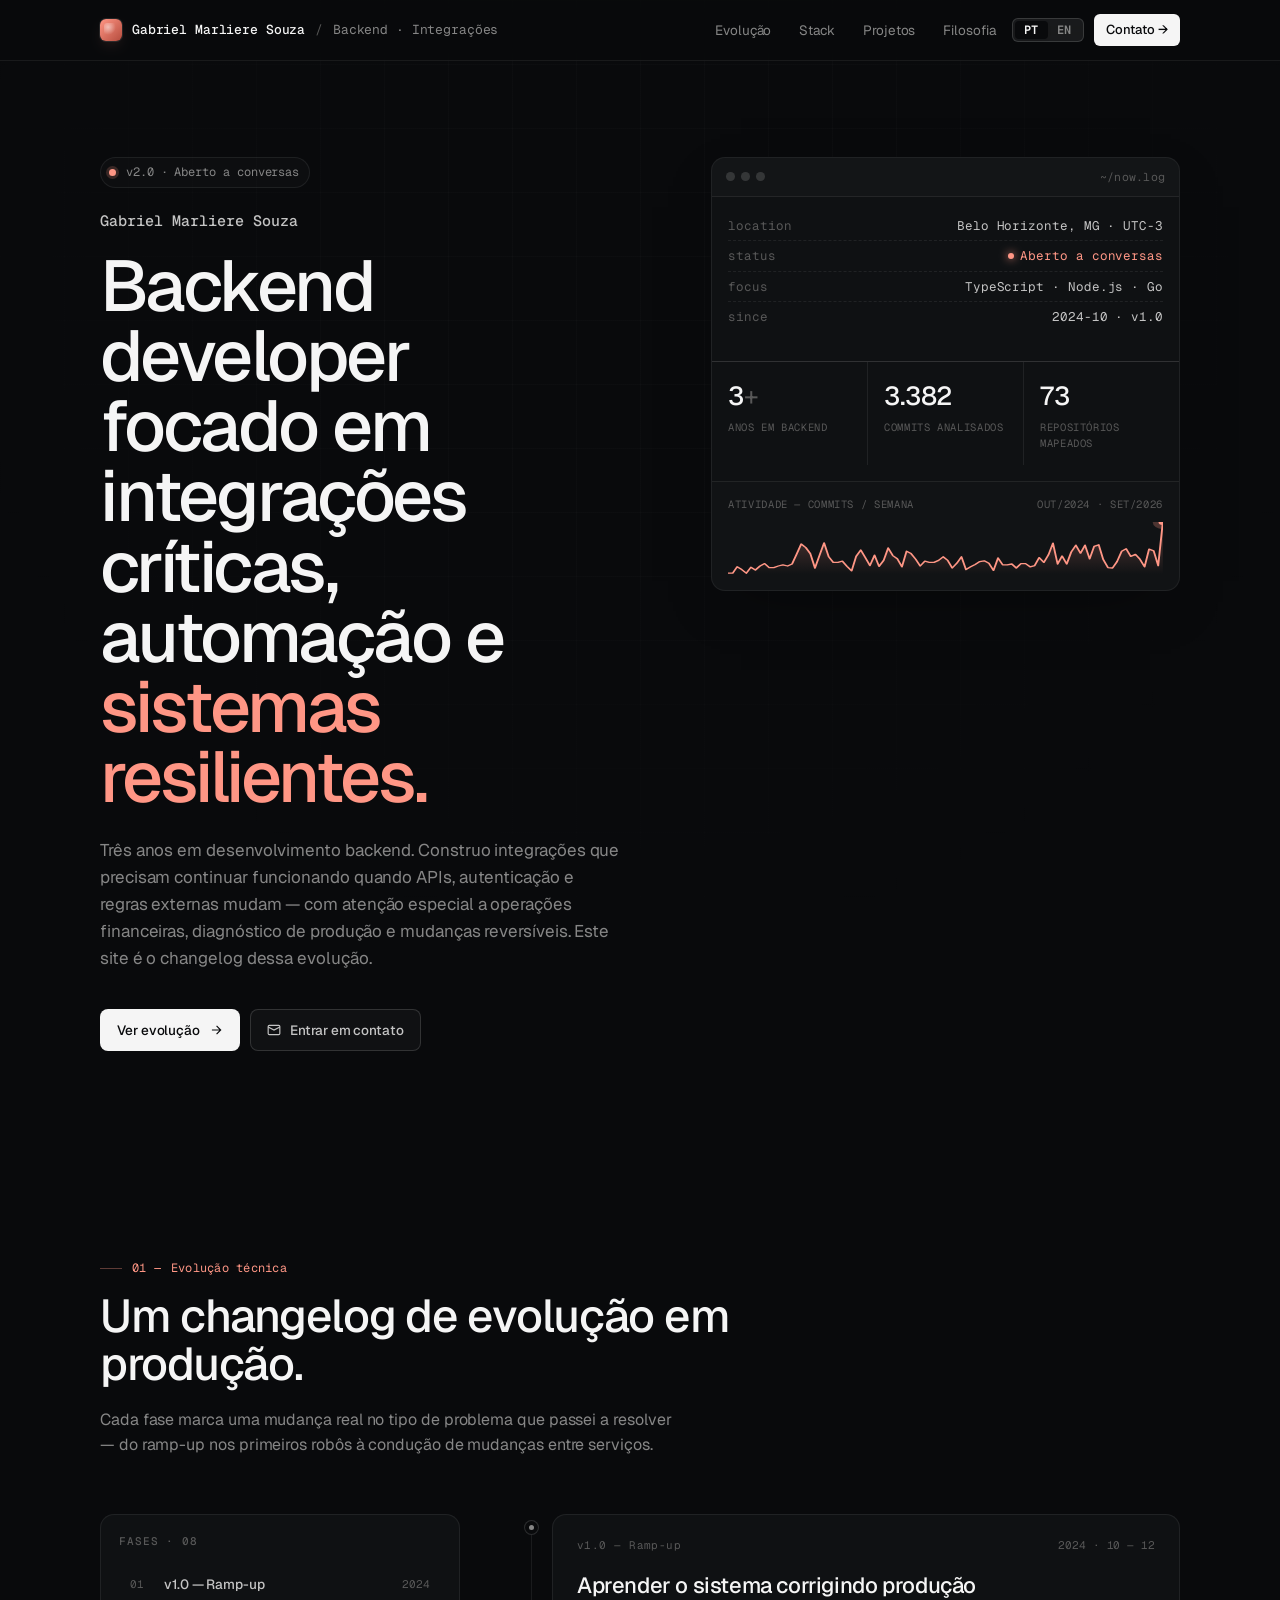
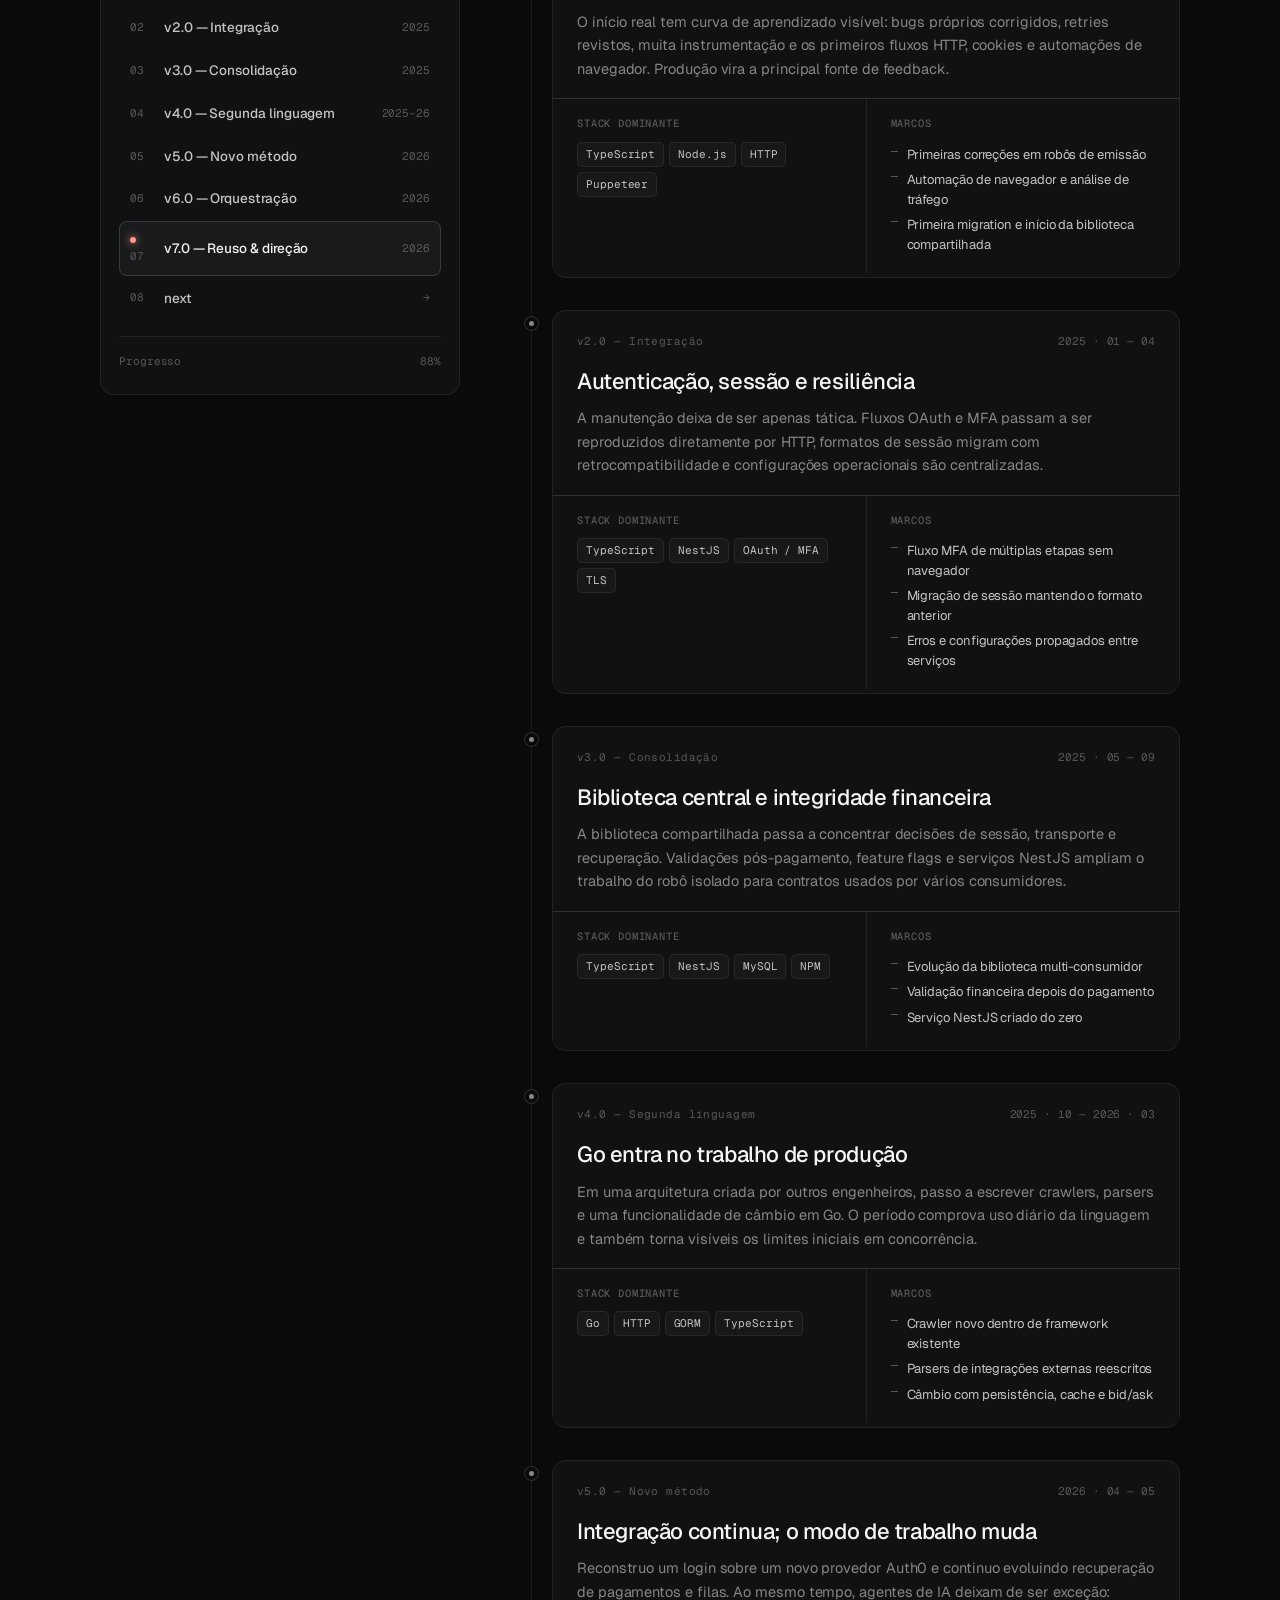
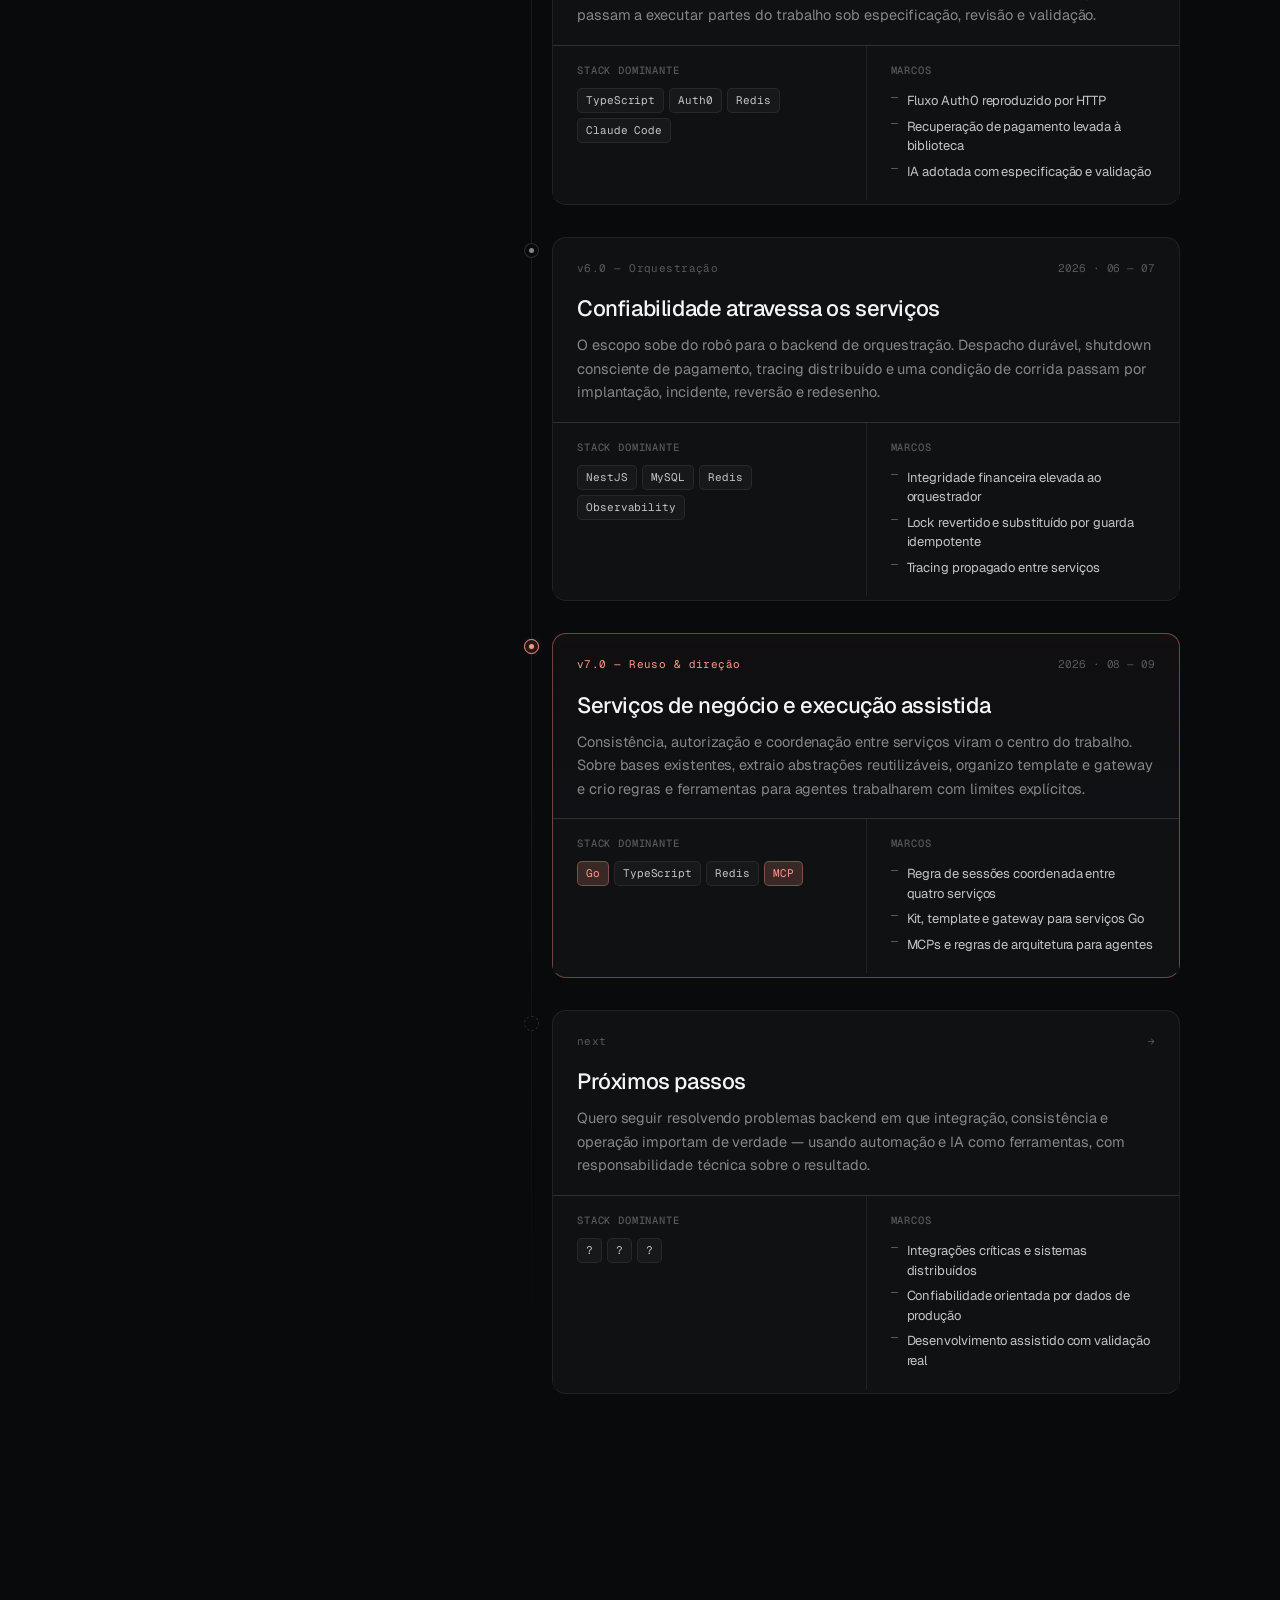
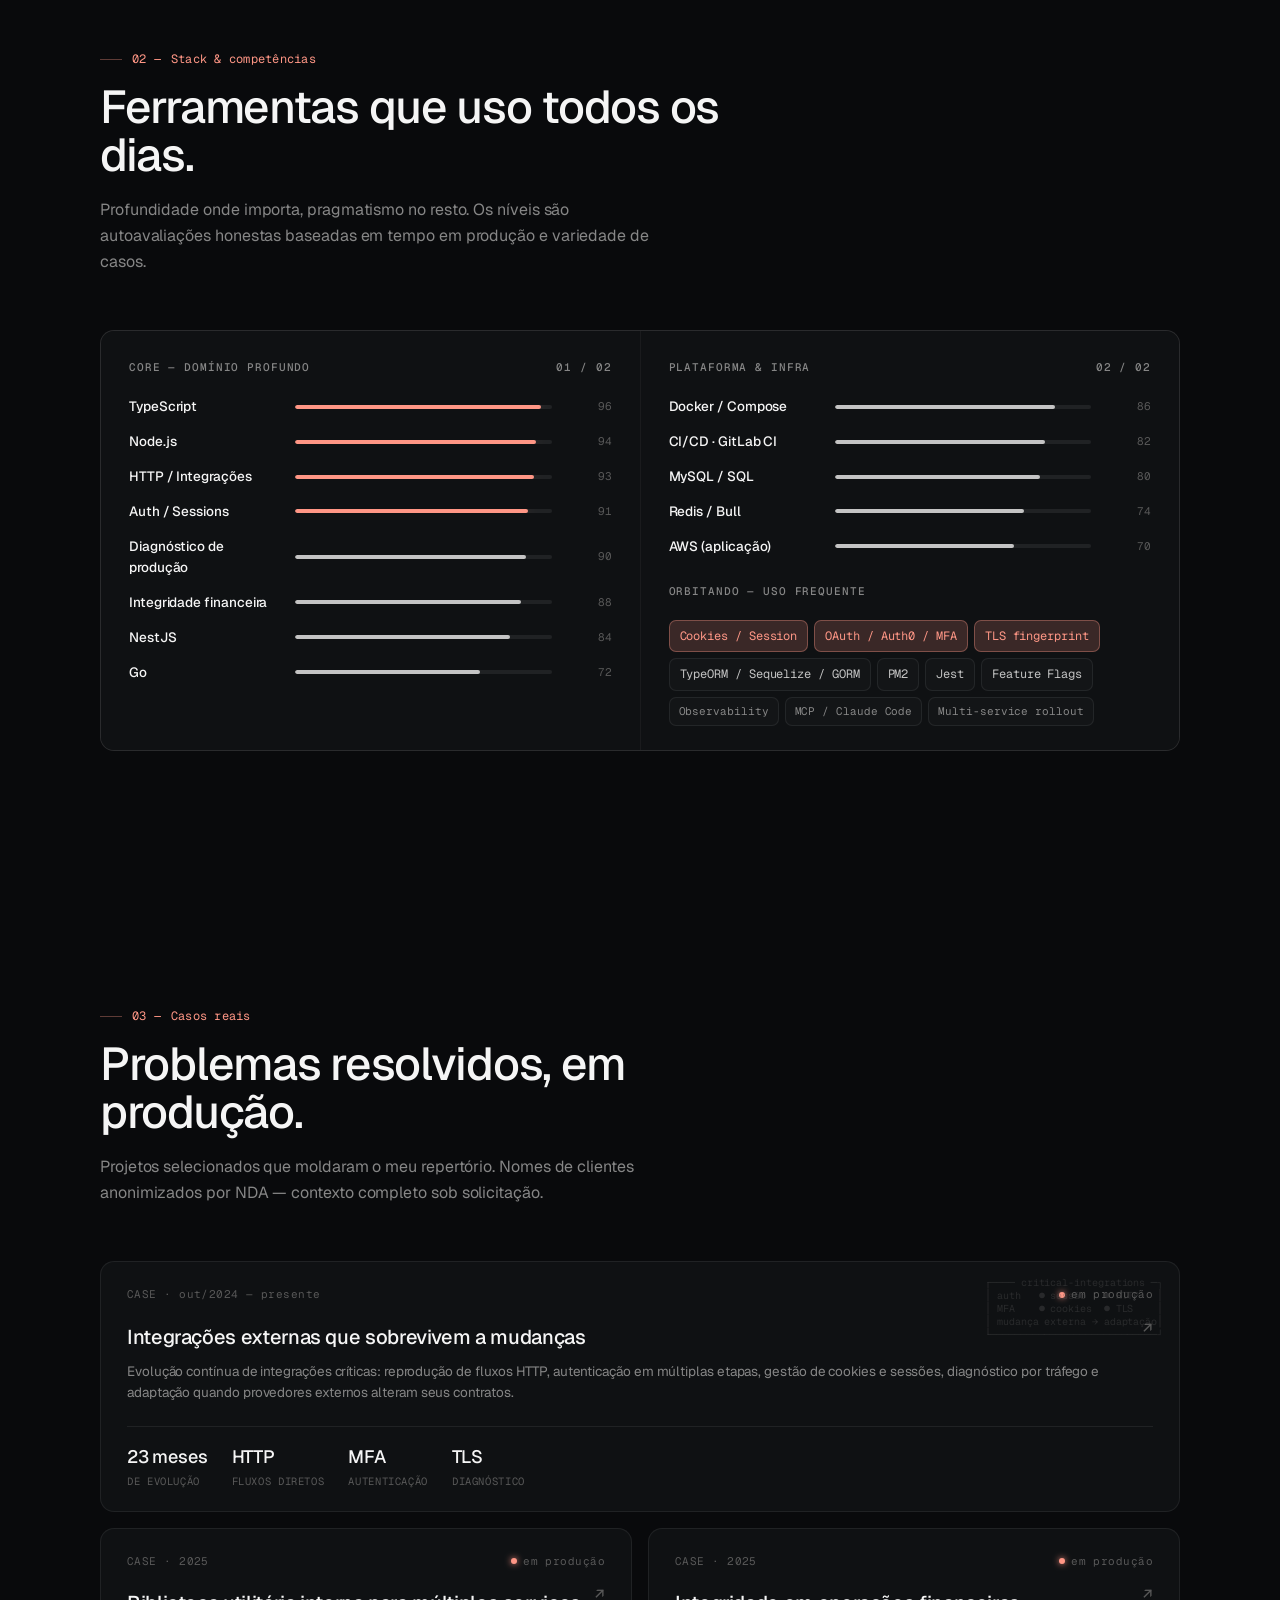
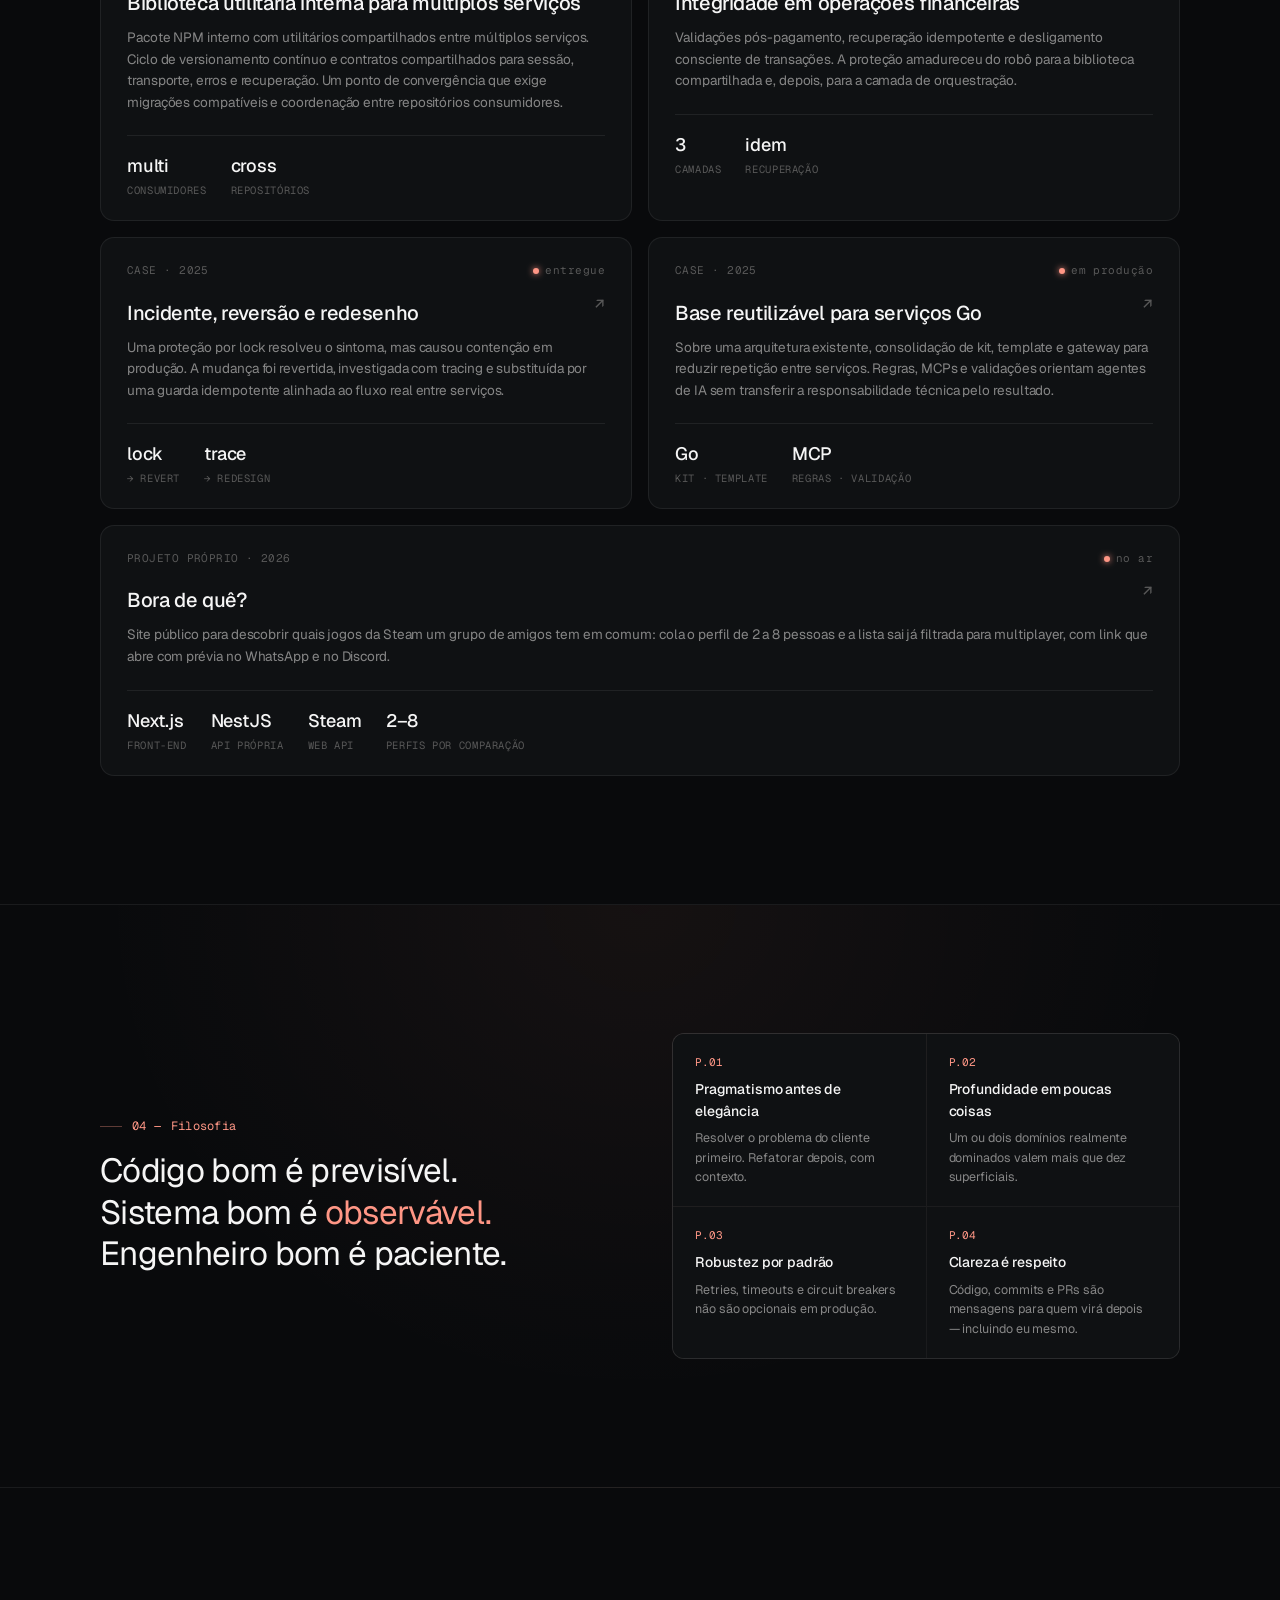
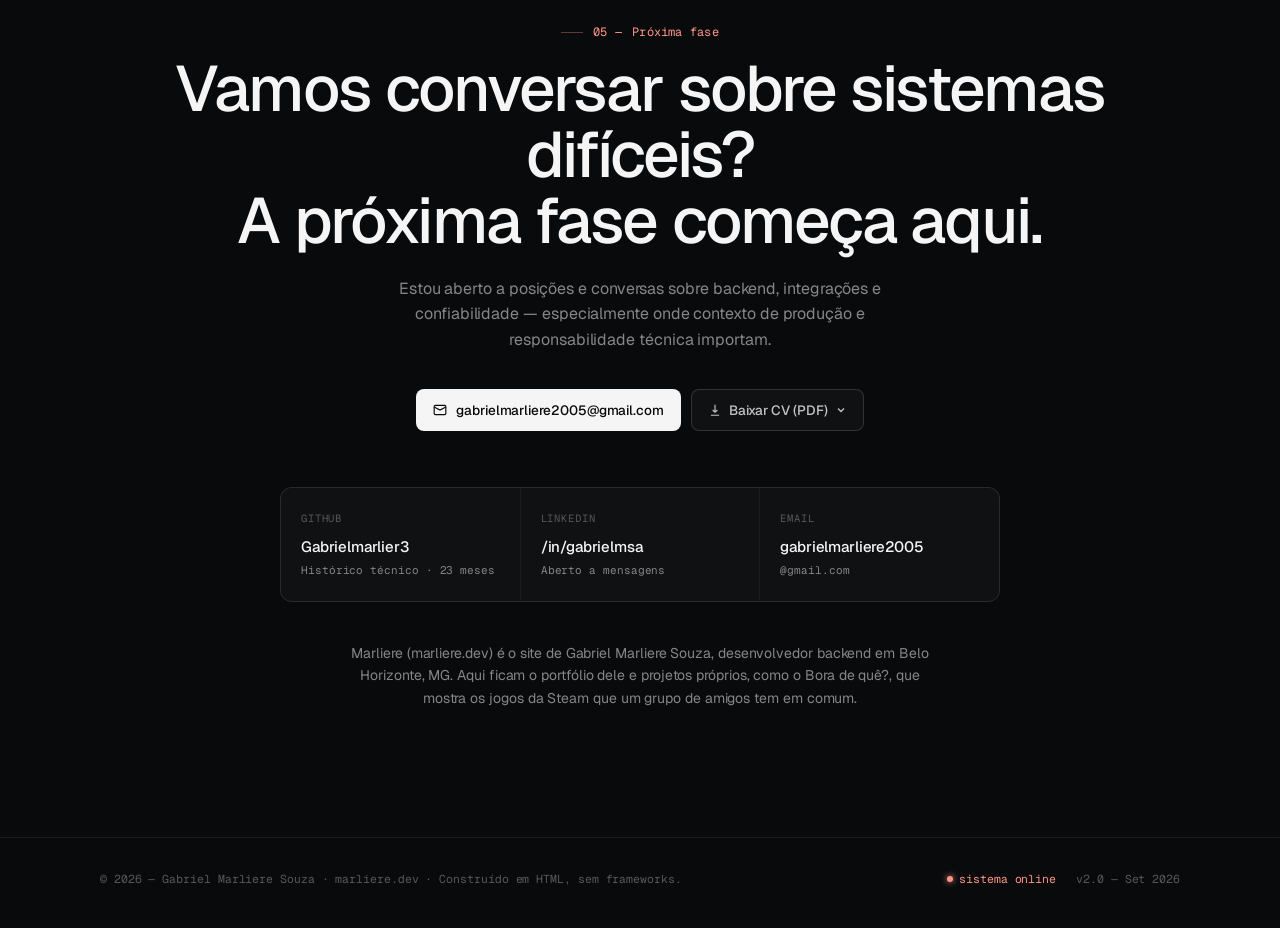
<file: index.html>
<!doctype html>
<html lang="pt-BR">
<head>
<meta charset="utf-8" />
<meta name="viewport" content="width=device-width, initial-scale=1" />
<title>Gabriel Marliere Souza — Backend Developer · Integrações & Automação</title>
<meta name="description" content="Gabriel Marliere Souza é backend developer em Belo Horizonte, especializado em integrações críticas, automação e confiabilidade de sistemas em produção com TypeScript, Node.js e Go." />
<link rel="canonical" href="https://marliere.dev/" />
<link rel="icon" href="/icon.svg" type="image/svg+xml" />
<meta name="author" content="Gabriel Marliere Souza" />

<meta property="og:type" content="profile" />
<meta property="og:site_name" content="Marliere" />
<meta property="og:locale" content="pt_BR" />
<meta property="og:url" content="https://marliere.dev/" />
<meta property="og:title" content="Gabriel Marliere Souza — Backend Developer" />
<meta property="og:description" content="Integrações críticas, automação e sistemas resilientes com TypeScript, Node.js e Go." />
<meta property="og:image" content="https://marliere.dev/og.png" />
<meta property="og:image:type" content="image/png" />
<meta property="og:image:width" content="1200" />
<meta property="og:image:height" content="630" />
<meta property="og:image:alt" content="Gabriel Marliere Souza, backend developer · marliere.dev" />
<meta property="profile:first_name" content="Gabriel" />
<meta property="profile:last_name" content="Marliere Souza" />
<meta name="twitter:card" content="summary_large_image" />
<meta name="twitter:title" content="Gabriel Marliere Souza — Backend Developer" />
<meta name="twitter:description" content="Integrações críticas, automação e sistemas resilientes com TypeScript, Node.js e Go." />
<meta name="twitter:image" content="https://marliere.dev/og.png" />

<script type="application/ld+json">
{
  "@context": "https://schema.org",
  "@graph": [
    {
      "@type": "Person",
      "@id": "https://marliere.dev/#person",
      "name": "Gabriel Marliere Souza",
      "givenName": "Gabriel",
      "familyName": "Marliere Souza",
      "alternateName": ["Gabriel Marliere", "Gabriel Souza"],
      "jobTitle": "Backend Developer",
      "description": "Backend developer focado em integrações críticas, automação e sistemas resilientes.",
      "url": "https://marliere.dev/",
      "address": {
        "@type": "PostalAddress",
        "addressLocality": "Belo Horizonte",
        "addressRegion": "MG",
        "addressCountry": "BR"
      },
      "knowsAbout": ["Backend development", "TypeScript", "Node.js", "Go", "Integrações de sistemas", "Automação", "Confiabilidade de sistemas"],
      "sameAs": [
        "https://github.com/Gabrielmarlier3",
        "https://github.com/marliere-dev",
        "https://www.linkedin.com/in/gabrielmsa"
      ]
    },
    {
      "@type": "WebSite",
      "@id": "https://marliere.dev/#website",
      "url": "https://marliere.dev/",
      "name": "Marliere",
      "alternateName": "marliere.dev",
      "description": "Site de Gabriel Marliere Souza, com o portfólio dele e projetos próprios.",
      "inLanguage": "pt-BR",
      "publisher": { "@id": "https://marliere.dev/#person" }
    },
    {
      "@type": "ProfilePage",
      "@id": "https://marliere.dev/#profile",
      "url": "https://marliere.dev/",
      "name": "Gabriel Marliere Souza — Backend Developer",
      "inLanguage": "pt-BR",
      "isPartOf": { "@id": "https://marliere.dev/#website" },
      "mainEntity": { "@id": "https://marliere.dev/#person" },
      "dateModified": "2026-11-08"
    }
  ]
}
</script>

<link rel="preconnect" href="https://fonts.googleapis.com">
<link rel="preconnect" href="https://fonts.gstatic.com" crossorigin>
<link href="https://fonts.googleapis.com/css2?family=Geist:wght@300;400;500;600;700&family=Geist+Mono:wght@400;500&display=swap" rel="stylesheet">

<style>
  :root {
    --accent-h: 155;
    --accent: oklch(0.78 0.13 var(--accent-h));
    --accent-dim: oklch(0.78 0.13 var(--accent-h) / 0.18);
    --accent-line: oklch(0.78 0.13 var(--accent-h) / 0.35);

    --bg: oklch(0.145 0.005 260);
    --bg-2: oklch(0.175 0.006 260);
    --panel: oklch(0.205 0.007 260);
    --panel-hi: oklch(0.235 0.008 260);
    --line: oklch(1 0 0 / 0.07);
    --line-hi: oklch(1 0 0 / 0.14);

    --fg: oklch(0.97 0 0);
    --fg-2: oklch(0.82 0 0);
    --fg-3: oklch(0.62 0 0);
    --fg-4: oklch(0.46 0 0);

    --sans: 'Geist', ui-sans-serif, system-ui, sans-serif;
    --mono: 'Geist Mono', ui-monospace, monospace;

    --density: 1;
  }

  * { box-sizing: border-box; }
  html, body { margin: 0; padding: 0; background: var(--bg); color: var(--fg); font-family: var(--sans); -webkit-font-smoothing: antialiased; }
  body { font-size: 15px; line-height: 1.55; font-weight: 400; letter-spacing: -0.005em; }

  /* Grain + faint grid */
  body::before {
    content: '';
    position: fixed; inset: 0;
    background-image:
      linear-gradient(to right, oklch(1 0 0 / 0.018) 1px, transparent 1px),
      linear-gradient(to bottom, oklch(1 0 0 / 0.018) 1px, transparent 1px);
    background-size: 64px 64px;
    pointer-events: none; z-index: 1;
    mask-image: radial-gradient(ellipse at 50% 30%, black 30%, transparent 80%);
  }

  a { color: inherit; text-decoration: none; }
  button { font-family: inherit; }

  .container { max-width: 1160px; margin: 0 auto; padding: 0 40px; position: relative; z-index: 2; }

  /* ---------- NAV ---------- */
  .nav {
    position: sticky; top: 0; z-index: 50;
    backdrop-filter: blur(16px) saturate(140%);
    -webkit-backdrop-filter: blur(16px) saturate(140%);
    background: oklch(0.145 0.005 260 / 0.72);
    border-bottom: 1px solid var(--line);
  }
  .nav-inner {
    display: flex; align-items: center; justify-content: space-between;
    height: 60px;
  }
  .brand {
    display: flex; align-items: center; gap: 10px;
    font-family: var(--mono); font-size: 13px; letter-spacing: -0.01em;
  }
  .brand-mark {
    width: 22px; height: 22px; border-radius: 6px;
    background: linear-gradient(135deg, var(--accent), oklch(0.55 0.14 var(--accent-h)));
    position: relative;
    box-shadow: 0 0 0 1px oklch(1 0 0 / 0.1), 0 6px 14px -4px var(--accent-dim);
  }
  .brand-mark::after {
    content: ''; position: absolute; inset: 4px;
    border-radius: 3px;
    background: radial-gradient(circle at 30% 30%, oklch(1 0 0 / 0.5), transparent 55%);
  }
  .brand-name { color: var(--fg); font-weight: 500; }
  .brand-sep { color: var(--fg-4); }
  .brand-role { color: var(--fg-3); }

  .nav-links {
    display: flex; gap: 4px; align-items: center;
    font-size: 13.5px; color: var(--fg-3);
  }
  .nav-links a {
    padding: 6px 12px; border-radius: 6px;
    transition: color 120ms, background 120ms;
  }
  .nav-links a:hover { color: var(--fg); background: var(--line); }
  .nav-cta {
    display: inline-flex; align-items: center; gap: 8px;
    padding: 7px 13px; border-radius: 7px;
    background: var(--fg); color: var(--bg);
    font-size: 13px; font-weight: 500;
    transition: transform 120ms, background 120ms;
  }
  .nav-cta:hover { background: oklch(0.92 0 0); }
  .nav-lang { display: flex; align-items: center; gap: 0; background: var(--line); border: 1px solid var(--line-hi); border-radius: 6px; padding: 2px; margin-right: 6px; }
  .nav-lang-btn { padding: 3px 9px; border-radius: 4px; font-size: 12px; font-weight: 600; font-family: var(--mono); color: var(--fg-3); background: none; border: none; cursor: pointer; transition: all 120ms; letter-spacing: 0.04em; line-height: 1; }
  .nav-lang-btn:hover { color: var(--fg); }
  .nav-lang-btn.active { background: var(--bg); color: var(--fg); box-shadow: 0 1px 3px oklch(0 0 0 / 0.12); }

  /* ---------- HERO ---------- */
  .hero { padding: 96px 0 80px; position: relative; }
  .hero-grid {
    display: grid; grid-template-columns: 1.15fr 1fr; gap: 72px; align-items: start;
  }

  .eyebrow {
    display: inline-flex; align-items: center; gap: 10px;
    font-family: var(--mono); font-size: 12px; color: var(--fg-3);
    padding: 5px 10px 5px 8px; border: 1px solid var(--line); border-radius: 999px;
    background: oklch(1 0 0 / 0.02);
  }
  .eyebrow .dot {
    width: 7px; height: 7px; border-radius: 50%; background: var(--accent);
    box-shadow: 0 0 0 3px var(--accent-dim);
    animation: pulse 2.4s ease-in-out infinite;
  }
  @keyframes pulse {
    0%, 100% { box-shadow: 0 0 0 3px var(--accent-dim); }
    50% { box-shadow: 0 0 0 6px oklch(0.78 0.13 var(--accent-h) / 0.08); }
  }

  h1.hero-title {
    font-size: clamp(44px, 5.6vw, 76px);
    line-height: 0.98;
    letter-spacing: -0.035em;
    font-weight: 500;
    margin: 22px 0 24px;
    color: var(--fg);
  }
  h1.hero-title .accent { color: var(--accent); }
  h1.hero-title .hero-name {
    display: block; margin-bottom: 20px;
    font-family: var(--mono); font-size: 15px; font-weight: 500;
    line-height: 1.4; letter-spacing: 0; color: var(--fg-2);
  }

  .hero-sub {
    font-size: 17px; line-height: 1.6; color: var(--fg-3); max-width: 520px;
    margin: 0 0 36px;
  }

  .hero-actions { display: flex; gap: 10px; flex-wrap: wrap; }
  .btn {
    display: inline-flex; align-items: center; gap: 9px;
    padding: 10px 16px; border-radius: 8px;
    font-size: 13.5px; font-weight: 500;
    transition: transform 120ms, background 120ms, border-color 120ms;
    cursor: pointer; border: 1px solid transparent;
  }
  .btn-primary { background: var(--fg); color: var(--bg); }
  .btn-primary:hover { background: oklch(0.92 0 0); }
  .btn-ghost { background: oklch(1 0 0 / 0.03); border-color: var(--line-hi); color: var(--fg-2); }
  .btn-ghost:hover { background: oklch(1 0 0 / 0.06); color: var(--fg); }
  .btn svg { width: 14px; height: 14px; }

  .cv-dropdown { position: relative; display: inline-flex; }
  .cv-dropdown-trigger { gap: 7px; }
  .cv-chevron { width: 12px !important; height: 12px !important; transition: transform 150ms; }
  .cv-dropdown.open .cv-chevron { transform: rotate(180deg); }
  .cv-dropdown-menu {
    display: none; position: absolute; bottom: calc(100% + 6px); left: 0;
    background: var(--bg); border: 1px solid var(--line-hi); border-radius: 8px;
    padding: 4px; min-width: 160px; box-shadow: 0 8px 24px oklch(0 0 0 / 0.18);
    z-index: 100;
  }
  .cv-dropdown.open .cv-dropdown-menu { display: block; }
  .cv-dropdown-item {
    display: flex; align-items: center; gap: 10px;
    padding: 8px 10px; border-radius: 5px; font-size: 13px;
    color: var(--fg-2); text-decoration: none; transition: background 120ms, color 120ms;
  }
  .cv-dropdown-item:hover { background: var(--line); color: var(--fg); }
  .cv-dropdown-item span {
    font-size: 10px; font-weight: 700; font-family: var(--mono);
    color: var(--accent); background: oklch(from var(--accent) l c h / 0.12);
    padding: 2px 5px; border-radius: 3px; letter-spacing: 0.04em;
  }

  /* Hero side panel - "live status" terminal */
  .status-card {
    background: var(--bg-2);
    border: 1px solid var(--line);
    border-radius: 14px;
    padding: 0;
    overflow: hidden;
    font-family: var(--mono);
    font-size: 12.5px;
    color: var(--fg-3);
    box-shadow: 0 20px 60px -30px oklch(0 0 0 / 0.5);
  }
  .status-head {
    display: flex; align-items: center; justify-content: space-between;
    padding: 10px 14px;
    border-bottom: 1px solid var(--line);
    background: oklch(1 0 0 / 0.015);
  }
  .status-head .lights { display: flex; gap: 6px; }
  .status-head .lights i { width: 9px; height: 9px; border-radius: 50%; background: var(--line-hi); display: block; }
  .status-head .title { color: var(--fg-4); font-size: 11.5px; letter-spacing: 0.02em; }
  .status-body { padding: 14px 16px 16px; }
  .status-line { display: flex; justify-content: space-between; padding: 5px 0; }
  .status-line + .status-line { border-top: 1px dashed var(--line); }
  .status-line .k { color: var(--fg-4); }
  .status-line .v { color: var(--fg-2); }
  .status-line .v.live { color: var(--accent); display: inline-flex; align-items: center; gap: 6px; }
  .status-line .v.live::before { content: ''; width: 6px; height: 6px; border-radius: 50%; background: var(--accent); box-shadow: 0 0 8px var(--accent); }

  .status-metrics {
    display: grid; grid-template-columns: 1fr 1fr 1fr; gap: 1px;
    background: var(--line);
    margin-top: 14px; border-top: 1px solid var(--line);
  }
  .metric { background: var(--bg-2); padding: 14px 16px; }
  .metric .num { font-family: var(--sans); font-size: 26px; font-weight: 500; color: var(--fg); letter-spacing: -0.02em; }
  .metric .lbl { font-family: var(--mono); font-size: 10.5px; color: var(--fg-4); text-transform: uppercase; letter-spacing: 0.06em; margin-top: 2px; }

  /* spark visualization embedded in card */
  .spark {
    margin-top: 16px;
    padding: 14px 16px 16px;
    border-top: 1px solid var(--line);
    background: oklch(1 0 0 / 0.01);
  }
  .spark .lbl { font-family: var(--mono); font-size: 10.5px; color: var(--fg-4); text-transform: uppercase; letter-spacing: 0.06em; margin-bottom: 10px; display: flex; justify-content: space-between; }
  .spark svg { width: 100%; height: 52px; display: block; }

  /* ---------- SECTION ---------- */
  section { padding: 96px 0; position: relative; }
  .section-head { margin-bottom: 56px; max-width: 720px; }
  .section-eyebrow { font-family: var(--mono); font-size: 12px; color: var(--accent); letter-spacing: 0.02em; margin-bottom: 14px; display: flex; align-items: center; gap: 10px; }
  .section-eyebrow::before { content: ''; width: 22px; height: 1px; background: var(--accent-line); }
  .section-title {
    font-size: clamp(32px, 3.6vw, 46px);
    font-weight: 500; letter-spacing: -0.028em; line-height: 1.05;
    margin: 0 0 18px;
  }
  .section-sub { font-size: 16px; color: var(--fg-3); max-width: 580px; line-height: 1.6; margin: 0; }

  .section-divider {
    border: none; height: 1px; background: var(--line); margin: 0;
    position: relative; overflow: visible;
  }
  .section-divider::before {
    content: ''; position: absolute; left: 50%; top: -3px; width: 7px; height: 7px;
    border-radius: 50%; background: var(--accent); transform: translateX(-50%);
    box-shadow: 0 0 0 4px var(--bg), 0 0 0 5px var(--line);
  }

  /* ---------- TIMELINE ---------- */
  .timeline-wrap {
    display: grid; grid-template-columns: 360px 1fr; gap: 64px; align-items: start;
    position: relative;
  }
  /* sticky left rail: progress + legend */
  .tl-rail {
    position: sticky; top: 100px;
    padding: 0;
  }
  .tl-rail-inner {
    background: var(--bg-2);
    border: 1px solid var(--line);
    border-radius: 14px;
    padding: 18px;
  }
  .tl-rail h4 {
    font-family: var(--mono); font-size: 11px; text-transform: uppercase; letter-spacing: 0.08em;
    color: var(--fg-4); margin: 0 0 14px; font-weight: 500;
  }
  .tl-phases { display: flex; flex-direction: column; gap: 2px; }
  .tl-phase-mini {
    display: flex; align-items: center; gap: 12px;
    padding: 9px 10px; border-radius: 8px;
    cursor: pointer;
    transition: background 120ms;
    border: 1px solid transparent;
  }
  .tl-phase-mini:hover { background: oklch(1 0 0 / 0.03); }
  .tl-phase-mini.active { background: oklch(1 0 0 / 0.04); border-color: var(--line-hi); }
  .tl-phase-mini .idx {
    font-family: var(--mono); font-size: 11px; color: var(--fg-4);
    width: 22px;
  }
  .tl-phase-mini .ttl {
    font-size: 13.5px; color: var(--fg-2); font-weight: 500; flex: 1;
  }
  .tl-phase-mini.active .ttl { color: var(--fg); }
  .tl-phase-mini .yr { font-family: var(--mono); font-size: 11px; color: var(--fg-4); }
  .tl-phase-mini.current .idx::before {
    content: ''; display: inline-block; width: 6px; height: 6px; border-radius: 50%;
    background: var(--accent); margin-right: 6px; box-shadow: 0 0 8px var(--accent);
  }

  .tl-progress {
    margin-top: 18px; padding-top: 16px; border-top: 1px solid var(--line);
    display: flex; justify-content: space-between; font-family: var(--mono); font-size: 11px; color: var(--fg-4);
  }
  .tl-progress .bar {
    height: 2px; background: var(--line); border-radius: 2px;
    margin-top: 10px; overflow: hidden; position: relative;
    grid-column: 1 / -1;
  }
  .tl-progress-wrap { display: grid; grid-template-columns: 1fr 1fr; row-gap: 6px; column-gap: 8px; }
  .tl-progress .bar span {
    display: block; height: 100%; background: var(--accent);
    width: calc(var(--progress, 80) * 1%);
    transition: width 300ms ease;
  }

  /* right column: the actual timeline */
  .tl-main { position: relative; padding-left: 28px; }
  .tl-main::before {
    content: ''; position: absolute; left: 7px; top: 8px; bottom: 8px; width: 1px;
    background: linear-gradient(to bottom,
      var(--line) 0%,
      var(--line) 80%,
      transparent 100%
    );
  }
  .tl-entry {
    position: relative;
    padding-bottom: 32px;
  }
  .tl-entry:last-child { padding-bottom: 0; }

  .tl-node {
    position: absolute; left: -28px; top: 6px;
    width: 15px; height: 15px; border-radius: 50%;
    background: var(--bg);
    border: 1px solid var(--line-hi);
    display: flex; align-items: center; justify-content: center;
    z-index: 2;
  }
  .tl-node::after {
    content: ''; width: 5px; height: 5px; border-radius: 50%; background: var(--fg-3);
  }
  .tl-entry.current .tl-node { border-color: var(--accent); }
  .tl-entry.current .tl-node::after { background: var(--accent); box-shadow: 0 0 8px var(--accent); }
  .tl-entry.future .tl-node { border-style: dashed; border-color: var(--line-hi); }
  .tl-entry.future .tl-node::after { background: transparent; }

  .tl-card {
    background: var(--bg-2);
    border: 1px solid var(--line);
    border-radius: 14px;
    padding: 22px 24px 4px;
    transition: border-color 160ms, background 160ms, transform 160ms;
  }
  .tl-entry.current .tl-card {
    border-color: oklch(0.78 0.13 var(--accent-h) / 0.4);
    background: linear-gradient(180deg, oklch(0.78 0.13 var(--accent-h) / 0.04), var(--bg-2) 40%);
  }
  .tl-entry:hover .tl-card { border-color: var(--line-hi); }

  .tl-head {
    display: flex; align-items: flex-start; justify-content: space-between; gap: 16px;
    margin-bottom: 14px;
  }
  .tl-phase-tag {
    font-family: var(--mono); font-size: 11px; color: var(--fg-4);
    letter-spacing: 0.04em;
  }
  .tl-entry.current .tl-phase-tag { color: var(--accent); }
  .tl-date {
    font-family: var(--mono); font-size: 11px; color: var(--fg-4);
    white-space: nowrap;
  }
  .tl-title {
    font-size: 22px; font-weight: 500; letter-spacing: -0.018em; color: var(--fg);
    margin: 0 0 8px;
  }
  .tl-body {
    font-size: 14.5px; color: var(--fg-3); line-height: 1.62;
    margin: 0 0 18px; max-width: 640px;
  }

  .tl-meta {
    display: grid; grid-template-columns: 1fr 1fr; gap: 1px;
    background: var(--line);
    margin: 0 -24px;
    border-top: 1px solid var(--line);
  }
  .tl-meta > div {
    background: var(--bg-2);
    padding: 16px 24px;
  }
  .tl-meta h5 {
    font-family: var(--mono); font-size: 10.5px; color: var(--fg-4);
    text-transform: uppercase; letter-spacing: 0.08em;
    margin: 0 0 10px; font-weight: 500;
  }
  .tl-stack { display: flex; flex-wrap: wrap; gap: 5px; }
  .tl-chip {
    font-family: var(--mono); font-size: 11px; color: var(--fg-2);
    padding: 3px 8px; border-radius: 5px;
    background: oklch(1 0 0 / 0.03); border: 1px solid var(--line);
  }
  .tl-entry.current .tl-chip.hot { color: var(--accent); border-color: var(--accent-line); background: var(--accent-dim); }

  .tl-milestones { list-style: none; padding: 0; margin: 0; font-size: 13px; color: var(--fg-2); }
  .tl-milestones li { padding: 3px 0 3px 16px; position: relative; line-height: 1.5; }
  .tl-milestones li::before {
    content: ''; position: absolute; left: 0; top: 9px; width: 7px; height: 1px; background: var(--fg-4);
  }

  /* git-graph style variant */
  [data-tl-style="graph"] .tl-main { padding-left: 56px; }
  [data-tl-style="graph"] .tl-main::before { left: 18px; }
  [data-tl-style="graph"] .tl-node { left: -46px; }
  [data-tl-style="graph"] .tl-entry::after {
    content: ''; position: absolute; left: -39px; top: 13px;
    width: 28px; height: 1px; background: var(--line-hi);
  }
  [data-tl-style="graph"] .tl-entry:nth-child(even)::after { background: var(--accent-line); }

  /* constellation variant: entries staggered */
  [data-tl-style="constellation"] .tl-entry:nth-child(even) { margin-left: 48px; }

  /* ---------- COMPETENCIES ---------- */
  .comp-grid {
    display: grid; grid-template-columns: 1fr 1fr; gap: 1px;
    background: var(--line);
    border: 1px solid var(--line);
    border-radius: 14px;
    overflow: hidden;
  }
  .comp-col { background: var(--bg-2); padding: 28px 28px 24px; }
  .comp-col h4 {
    font-family: var(--mono); font-size: 11px; color: var(--fg-4);
    text-transform: uppercase; letter-spacing: 0.08em; margin: 0 0 20px; font-weight: 500;
    display: flex; align-items: center; justify-content: space-between;
  }
  .comp-col h4 span { color: var(--fg-3); }

  .comp-list { display: flex; flex-direction: column; gap: 14px; }
  .comp-row {
    display: grid; grid-template-columns: 150px 1fr 44px; gap: 16px; align-items: center;
  }
  .comp-row.hero { padding: 0; position: static; }
  .comp-name { font-size: 13.5px; color: var(--fg); font-weight: 500; }
  .comp-bar { height: 4px; background: var(--line); border-radius: 3px; overflow: hidden; position: relative; }
  .comp-bar i {
    position: absolute; inset: 0 auto 0 0; display: block;
    background: var(--fg-2); border-radius: 3px;
    transform-origin: left center;
  }
  .comp-row.hero .comp-bar i { background: var(--accent); box-shadow: 0 0 12px var(--accent-dim); }
  .comp-pct { font-family: var(--mono); font-size: 11px; color: var(--fg-4); text-align: right; }

  .comp-cloud {
    display: flex; flex-wrap: wrap; gap: 6px;
  }
  .comp-cloud .tag {
    font-family: var(--mono); font-size: 12px; color: var(--fg-2);
    padding: 6px 10px; border-radius: 7px;
    background: oklch(1 0 0 / 0.02); border: 1px solid var(--line);
    transition: all 140ms;
  }
  .comp-cloud .tag:hover { border-color: var(--line-hi); color: var(--fg); background: oklch(1 0 0 / 0.05); }
  .comp-cloud .tag.sm { font-size: 11px; color: var(--fg-3); padding: 5px 9px; }
  .comp-cloud .tag.accent { border-color: var(--accent-line); color: var(--accent); background: var(--accent-dim); }

  /* ---------- PROJECTS ---------- */
  .proj-grid {
    display: grid; grid-template-columns: repeat(2, 1fr); gap: 16px;
  }
  .proj-card {
    background: var(--bg-2);
    border: 1px solid var(--line);
    border-radius: 14px;
    padding: 24px 26px 22px;
    position: relative;
    overflow: hidden;
    transition: border-color 160ms, transform 160ms;
    cursor: pointer;
  }
  .proj-card:hover { border-color: var(--line-hi); }
  .proj-card:hover .proj-arrow { transform: translate(2px, -2px); color: var(--fg); }
  .proj-card.span-2 { grid-column: span 2; }
  .proj-link::after { content: ''; position: absolute; inset: 0; }
  .proj-link:focus-visible { outline: none; }
  .proj-card:has(.proj-link:focus-visible) { border-color: var(--accent-line); }

  .proj-kicker {
    display: flex; justify-content: space-between; align-items: center;
    font-family: var(--mono); font-size: 11px; color: var(--fg-4);
    letter-spacing: 0.04em; margin-bottom: 18px;
  }
  .proj-kicker .status {
    display: inline-flex; align-items: center; gap: 6px;
  }
  .proj-kicker .status::before { content: ''; width: 6px; height: 6px; border-radius: 50%; background: var(--accent); box-shadow: 0 0 6px var(--accent); }
  .proj-kicker .status.archived::before { background: var(--fg-4); box-shadow: none; }
  .proj-title {
    font-size: 20px; font-weight: 500; letter-spacing: -0.018em; margin: 0 0 8px; color: var(--fg);
    display: flex; justify-content: space-between; align-items: flex-start; gap: 12px;
  }
  .proj-arrow { color: var(--fg-4); transition: transform 180ms, color 180ms; font-family: var(--mono); font-size: 16px; line-height: 1; }
  .proj-desc {
    font-size: 13.5px; color: var(--fg-3); line-height: 1.6; margin: 0 0 22px;
  }
  .proj-stats {
    display: flex; gap: 24px;
    padding-top: 16px; border-top: 1px solid var(--line);
  }
  .proj-stats div { display: flex; flex-direction: column; gap: 2px; }
  .proj-stats .n { font-size: 18px; color: var(--fg); font-weight: 500; letter-spacing: -0.01em; }
  .proj-stats .l { font-family: var(--mono); font-size: 10.5px; color: var(--fg-4); text-transform: uppercase; letter-spacing: 0.06em; }

  /* ASCII/monospace visual placeholder for projects */
  .proj-viz {
    position: absolute; right: 16px; top: 14px;
    font-family: var(--mono); font-size: 10px; color: var(--fg-4);
    line-height: 1.3; opacity: 0.35;
    white-space: pre;
    pointer-events: none;
  }

  /* ---------- PHILOSOPHY ---------- */
  .philo {
    border-top: 1px solid var(--line); border-bottom: 1px solid var(--line);
    padding: 88px 0;
    background:
      radial-gradient(ellipse at 50% 0%, oklch(0.78 0.13 var(--accent-h) / 0.05), transparent 60%),
      var(--bg);
  }
  .philo-grid {
    display: grid; grid-template-columns: 1fr 1fr; gap: 64px; align-items: center;
  }
  .philo-quote {
    font-size: clamp(26px, 2.6vw, 36px); line-height: 1.25; letter-spacing: -0.02em;
    color: var(--fg); font-weight: 400; margin: 0;
  }
  .philo-quote .accent { color: var(--accent); }

  .principles { display: grid; grid-template-columns: 1fr 1fr; gap: 1px; background: var(--line); border: 1px solid var(--line); border-radius: 12px; overflow: hidden; }
  .principle { background: var(--bg-2); padding: 20px 22px; }
  .principle .num { font-family: var(--mono); font-size: 11px; color: var(--accent); margin-bottom: 8px; }
  .principle h5 { font-size: 14px; font-weight: 500; color: var(--fg); margin: 0 0 6px; letter-spacing: -0.01em; }
  .principle p { font-size: 12.5px; color: var(--fg-3); margin: 0; line-height: 1.55; }

  /* ---------- CERTIFICATIONS ---------- */
  .cert-grid { display: flex; flex-wrap: wrap; gap: 24px; align-items: flex-start; }

  /* ---------- CTA ---------- */
  .cta {
    padding: 120px 0 80px; text-align: center;
  }
  .cta h2 {
    font-size: clamp(40px, 5vw, 64px); font-weight: 500; letter-spacing: -0.03em; line-height: 1.03;
    margin: 0 0 22px;
  }
  .cta p { font-size: 16px; color: var(--fg-3); max-width: 520px; margin: 0 auto 36px; line-height: 1.6; }
  .cta-actions { display: inline-flex; gap: 10px; flex-wrap: wrap; justify-content: center; }
  .cta p.site-about { font-size: 14px; max-width: 600px; margin: 40px auto 0; }

  .cta-channels {
    margin-top: 56px;
    display: grid; grid-template-columns: repeat(3, 1fr); gap: 1px;
    background: var(--line); border: 1px solid var(--line); border-radius: 12px; overflow: hidden;
    max-width: 720px; margin-left: auto; margin-right: auto;
  }
  .channel { background: var(--bg-2); padding: 22px 20px; text-align: left; transition: background 160ms; cursor: pointer; }
  .channel:hover { background: var(--panel); }
  .channel .lbl { font-family: var(--mono); font-size: 10.5px; color: var(--fg-4); text-transform: uppercase; letter-spacing: 0.08em; margin-bottom: 8px; }
  .channel .val { font-size: 15px; color: var(--fg); font-weight: 500; letter-spacing: -0.01em; }
  .channel .sub { font-family: var(--mono); font-size: 11px; color: var(--fg-3); margin-top: 4px; }

  /* ---------- FOOTER ---------- */
  footer {
    border-top: 1px solid var(--line);
    padding: 32px 0 40px;
    font-family: var(--mono); font-size: 11.5px; color: var(--fg-4);
  }
  .footer-inner { display: flex; justify-content: space-between; align-items: center; flex-wrap: wrap; gap: 16px; }
  .footer-meta { display: flex; gap: 20px; align-items: center; }
  .footer-meta .live { color: var(--accent); display: inline-flex; align-items: center; gap: 6px; }
  .footer-meta .live::before { content: ''; width: 6px; height: 6px; border-radius: 50%; background: var(--accent); box-shadow: 0 0 6px var(--accent); }

  /* ---------- TWEAKS PANEL ---------- */
  .tweaks-panel {
    position: fixed; right: 20px; bottom: 20px; z-index: 100;
    width: 280px;
    background: var(--bg-2);
    border: 1px solid var(--line-hi);
    border-radius: 14px;
    box-shadow: 0 20px 60px -20px oklch(0 0 0 / 0.6);
    padding: 14px 16px 16px;
    font-family: var(--sans);
    display: none;
  }
  .tweaks-panel.on { display: block; }
  .tweaks-panel h6 { font-family: var(--mono); font-size: 11px; color: var(--fg-4); text-transform: uppercase; letter-spacing: 0.08em; margin: 0 0 10px; font-weight: 500; display: flex; justify-content: space-between; }
  .tweaks-panel h6 .close { cursor: pointer; color: var(--fg-4); }
  .tw-row { margin-bottom: 14px; }
  .tw-row:last-child { margin-bottom: 0; }
  .tw-row .tw-lbl { font-size: 11.5px; color: var(--fg-3); margin-bottom: 7px; display: flex; justify-content: space-between; font-family: var(--mono); }
  .tw-opts { display: flex; gap: 4px; }
  .tw-opts button {
    flex: 1; padding: 6px 8px; background: oklch(1 0 0 / 0.02); border: 1px solid var(--line);
    color: var(--fg-3); border-radius: 6px; font-size: 11.5px; cursor: pointer;
    transition: all 120ms;
  }
  .tw-opts button:hover { color: var(--fg); border-color: var(--line-hi); }
  .tw-opts button.on { background: oklch(1 0 0 / 0.07); color: var(--fg); border-color: var(--line-hi); }
  .tw-hue { display: flex; gap: 6px; }
  .tw-hue button { width: 22px; height: 22px; border-radius: 50%; border: 2px solid transparent; cursor: pointer; padding: 0; }
  .tw-hue button.on { border-color: var(--fg); }

  /* Scroll reveal */
  .reveal { opacity: 0; transform: translateY(16px); transition: opacity 700ms ease, transform 700ms ease; }
  .reveal.in { opacity: 1; transform: none; }

  @media (max-width: 960px) {
    .container { padding: 0 24px; }
    .hero-grid, .timeline-wrap, .philo-grid { grid-template-columns: 1fr; gap: 40px; }
    .tl-rail { position: static; }
    .proj-grid, .comp-grid, .principles, .cta-channels { grid-template-columns: 1fr; }
    .proj-card.span-2 { grid-column: auto; }
    .nav-links a:not(.nav-cta) { display: none; }
    .nav-lang { display: flex; }
  }
  @media (max-width: 600px) {
    .brand-sep, .brand-role, .nav-links .nav-cta { display: none; }
    .brand-name { white-space: nowrap; }
    .proj-viz { display: none; }
    .proj-stats { display: grid; grid-template-columns: repeat(2, minmax(0, 1fr)); gap: 16px; }
  }
</style>
</head>
<body>

<script>
  // Editable defaults
  window.__TWEAKS = /*EDITMODE-BEGIN*/{
    "accentHue": 30,
    "density": "loose",
    "timelineStyle": "spine",
    "language": "pt"
  }/*EDITMODE-END*/;
</script>

<nav class="nav">
  <div class="container nav-inner">
    <a class="brand" href="#">
      <span class="brand-mark"></span>
      <span class="brand-name">Gabriel Marliere Souza</span>
      <span class="brand-sep">/</span>
      <span class="brand-role" data-i18n="role">Backend · Integrações</span>
    </a>
    <div class="nav-links">
      <a href="#evolution" data-i18n="nav.evolution">Evolução</a>
      <a href="#stack" data-i18n="nav.stack">Stack</a>
      <a href="#projects" data-i18n="nav.projects">Projetos</a>
      <a href="#philosophy" data-i18n="nav.philosophy">Filosofia</a>
      <div class="nav-lang" id="nav-lang">
        <button class="nav-lang-btn active" data-l="pt">PT</button>
        <button class="nav-lang-btn" data-l="en">EN</button>
      </div>
      <a class="nav-cta" href="#contact" data-i18n="nav.cta">Contato →</a>
    </div>
  </div>
</nav>

<!-- HERO -->
<header class="hero">
  <div class="container hero-grid">
    <div>
      <span class="eyebrow">
        <span class="dot"></span>
        <span data-i18n="hero.eyebrow">v2.0 · Aberto a conversas</span>
      </span>
      <h1 class="hero-title">
        <span class="hero-name">Gabriel Marliere Souza</span>
        <span data-i18n="hero.title1">Backend developer</span><br>
        <span class="serif" data-i18n="hero.title2">focado em</span>
        <span data-i18n="hero.title3">integrações críticas,</span><br>
        <span data-i18n="hero.title4">automação e</span>
        <span class="accent" data-i18n="hero.title5">sistemas resilientes.</span>
      </h1>
      <p class="hero-sub" data-i18n="hero.sub">
        Três anos em desenvolvimento backend. Construo integrações que precisam
        continuar funcionando quando APIs, autenticação e regras externas mudam —
        com atenção especial a operações financeiras, diagnóstico de produção e
        mudanças reversíveis. Este site é o changelog dessa evolução.
      </p>
      <div class="hero-actions">
        <a class="btn btn-primary" href="#evolution">
          <span data-i18n="hero.cta1">Ver evolução</span>
          <svg viewBox="0 0 24 24" fill="none" stroke="currentColor" stroke-width="2"><path d="M5 12h14M13 5l7 7-7 7"/></svg>
        </a>
        <a class="btn btn-ghost" href="#contact">
          <svg viewBox="0 0 24 24" fill="none" stroke="currentColor" stroke-width="2"><rect x="2" y="4" width="20" height="16" rx="2"/><path d="m22 7-10 5L2 7"/></svg>
          <span data-i18n="hero.cta2">Entrar em contato</span>
        </a>
      </div>
    </div>

    <aside class="status-card reveal">
      <div class="status-head">
        <div class="lights"><i></i><i></i><i></i></div>
        <div class="title">~/now.log</div>
      </div>
      <div class="status-body">
        <div class="status-line"><span class="k">location</span><span class="v">Belo Horizonte, MG · UTC-3</span></div>
        <div class="status-line"><span class="k">status</span><span class="v live" data-i18n="status.open">Aberto a conversas</span></div>
        <div class="status-line"><span class="k">focus</span><span class="v">TypeScript · Node.js · Go</span></div>
        <div class="status-line"><span class="k">since</span><span class="v">2024-10 · v1.0</span></div>
      </div>
      <div class="status-metrics">
        <div class="metric"><div class="num">3<span style="color:var(--fg-4);font-weight:400;">+</span></div><div class="lbl" data-i18n="metric.years">anos em backend</div></div>
        <div class="metric"><div class="num">3.382</div><div class="lbl" data-i18n="metric.commits">commits analisados</div></div>
        <div class="metric"><div class="num">73</div><div class="lbl" data-i18n="metric.repos">repositórios mapeados</div></div>
      </div>
      <div class="spark">
        <div class="lbl"><span data-i18n="spark.label">Atividade — commits / semana</span><span data-i18n="spark.range">out/2024 · set/2026</span></div>
        <svg id="spark" viewBox="0 0 300 52" preserveAspectRatio="none"></svg>
      </div>
    </aside>
  </div>
</header>

<!-- EVOLUTION -->
<section id="evolution">
  <div class="container">
    <div class="section-head">
      <div class="section-eyebrow">01 — <span data-i18n="ev.eyebrow">Evolução técnica</span></div>
      <h2 class="section-title">
        <span data-i18n="ev.title1">Um changelog</span>
        <span class="serif" data-i18n="ev.title2">de evolução em produção.</span>
      </h2>
      <p class="section-sub" data-i18n="ev.sub">
        Cada fase marca uma mudança real no tipo de problema que passei a resolver —
        do ramp-up nos primeiros robôs à condução de mudanças entre serviços.
      </p>
    </div>

    <div class="timeline-wrap" data-tl-style="spine" id="timeline">
      <!-- LEFT RAIL -->
      <aside class="tl-rail">
        <div class="tl-rail-inner">
          <h4><span data-i18n="rail.title">Fases</span> · <span id="phase-count">08</span></h4>
          <div class="tl-phases" id="tl-phases">
            <!-- populated by JS -->
          </div>
          <div class="tl-progress-wrap">
            <div class="tl-progress" style="grid-column:1/-1;">
              <span data-i18n="rail.prog">Progresso</span><span id="progress-num">13%</span>
            </div>
            <div class="bar"><span id="progress-bar" style="--progress:13;"></span></div>
          </div>
        </div>
      </aside>

      <!-- MAIN -->
      <div class="tl-main" id="tl-main">
        <!-- entries populated by JS -->
      </div>
    </div>
  </div>
</section>

<!-- COMPETENCIES -->
<section id="stack">
  <div class="container">
    <div class="section-head">
      <div class="section-eyebrow">02 — <span data-i18n="st.eyebrow">Stack & competências</span></div>
      <h2 class="section-title">
        <span data-i18n="st.title1">Ferramentas que uso</span>
        <span class="serif" data-i18n="st.title2">todos os dias.</span>
      </h2>
      <p class="section-sub" data-i18n="st.sub">
        Profundidade onde importa, pragmatismo no resto. Os níveis são autoavaliações
        honestas baseadas em tempo em produção e variedade de casos.
      </p>
    </div>

    <div class="comp-grid">
      <div class="comp-col">
        <h4><span data-i18n="st.core">Core — domínio profundo</span><span>01 / 02</span></h4>
        <div class="comp-list">
          <div class="comp-row hero"><span class="comp-name">TypeScript</span><div class="comp-bar"><i style="width:96%"></i></div><span class="comp-pct">96</span></div>
          <div class="comp-row hero"><span class="comp-name">Node.js</span><div class="comp-bar"><i style="width:94%"></i></div><span class="comp-pct">94</span></div>
          <div class="comp-row hero"><span class="comp-name" data-i18n="st.http">HTTP / Integrações</span><div class="comp-bar"><i style="width:93%"></i></div><span class="comp-pct">93</span></div>
          <div class="comp-row hero"><span class="comp-name">Auth / Sessions</span><div class="comp-bar"><i style="width:91%"></i></div><span class="comp-pct">91</span></div>
          <div class="comp-row"><span class="comp-name" data-i18n="st.diagnosis">Diagnóstico de produção</span><div class="comp-bar"><i style="width:90%"></i></div><span class="comp-pct">90</span></div>
          <div class="comp-row"><span class="comp-name" data-i18n="st.financial">Integridade financeira</span><div class="comp-bar"><i style="width:88%"></i></div><span class="comp-pct">88</span></div>
          <div class="comp-row"><span class="comp-name">NestJS</span><div class="comp-bar"><i style="width:84%"></i></div><span class="comp-pct">84</span></div>
          <div class="comp-row"><span class="comp-name">Go</span><div class="comp-bar"><i style="width:72%"></i></div><span class="comp-pct">72</span></div>
        </div>
      </div>

      <div class="comp-col">
        <h4><span data-i18n="st.plat">Plataforma & infra</span><span>02 / 02</span></h4>
        <div class="comp-list" style="margin-bottom:26px;">
          <div class="comp-row"><span class="comp-name">Docker / Compose</span><div class="comp-bar"><i style="width:86%"></i></div><span class="comp-pct">86</span></div>
          <div class="comp-row"><span class="comp-name">CI/CD · GitLab CI</span><div class="comp-bar"><i style="width:82%"></i></div><span class="comp-pct">82</span></div>
          <div class="comp-row"><span class="comp-name">MySQL / SQL</span><div class="comp-bar"><i style="width:80%"></i></div><span class="comp-pct">80</span></div>
          <div class="comp-row"><span class="comp-name">Redis / Bull</span><div class="comp-bar"><i style="width:74%"></i></div><span class="comp-pct">74</span></div>
          <div class="comp-row"><span class="comp-name" data-i18n="st.aws">AWS (aplicação)</span><div class="comp-bar"><i style="width:70%"></i></div><span class="comp-pct">70</span></div>
        </div>

        <h4 style="margin-top:8px;"><span data-i18n="st.orbit">Orbitando — uso frequente</span><span></span></h4>
        <div class="comp-cloud">
          <span class="tag accent">Cookies / Session</span>
          <span class="tag accent">OAuth / Auth0 / MFA</span>
          <span class="tag accent">TLS fingerprint</span>
          <span class="tag">TypeORM / Sequelize / GORM</span>
          <span class="tag">PM2</span>
          <span class="tag">Jest</span>
          <span class="tag">Feature Flags</span>
          <span class="tag sm">Observability</span>
          <span class="tag sm">MCP / Claude Code</span>
          <span class="tag sm">Multi-service rollout</span>
        </div>
      </div>
    </div>
  </div>
</section>

<!-- PROJECTS -->
<section id="projects">
  <div class="container">
    <div class="section-head">
      <div class="section-eyebrow">03 — <span data-i18n="pr.eyebrow">Casos reais</span></div>
      <h2 class="section-title">
        <span data-i18n="pr.title1">Problemas resolvidos,</span>
        <span class="serif" data-i18n="pr.title2">em produção.</span>
      </h2>
      <p class="section-sub" data-i18n="pr.sub">
        Projetos selecionados que moldaram o meu repertório. Nomes de clientes
        anonimizados por NDA — contexto completo sob solicitação.
      </p>
    </div>

    <div class="proj-grid">
      <article class="proj-card span-2">
        <div class="proj-viz">┌──── critical-integrations ─┐
│ auth   ● sessão   ● HTTP   │
│ MFA    ● cookies  ● TLS    │
│ mudança externa → adaptação│
└────────────────────────────┘</div>
        <div class="proj-kicker">
          <span>CASE · out/2024 — presente</span>
          <span class="status" data-i18n="pr.status.prod">em produção</span>
        </div>
        <h3 class="proj-title">
          <span data-i18n="pr.c1.t">Integrações externas que sobrevivem a mudanças</span>
          <span class="proj-arrow">↗</span>
        </h3>
        <p class="proj-desc" data-i18n="pr.c1.d">
          Evolução contínua de integrações críticas: reprodução de fluxos HTTP,
          autenticação em múltiplas etapas, gestão de cookies e sessões, diagnóstico
          por tráfego e adaptação quando provedores externos alteram seus contratos.
        </p>
        <div class="proj-stats">
          <div><span class="n" data-i18n="pr.months">23 meses</span><span class="l" data-i18n="pr.c1.uptime">de evolução</span></div>
          <div><span class="n">HTTP</span><span class="l" data-i18n="pr.flows">fluxos diretos</span></div>
          <div><span class="n">MFA</span><span class="l" data-i18n="pr.auth">autenticação</span></div>
          <div><span class="n">TLS</span><span class="l" data-i18n="pr.diagnosis">diagnóstico</span></div>
        </div>
      </article>

      <article class="proj-card">
        <div class="proj-kicker">
          <span>CASE · 2025</span>
          <span class="status" data-i18n="pr.status.prod">em produção</span>
        </div>
        <h3 class="proj-title">
          <span data-i18n="pr.c2.t">Biblioteca utilitária interna para múltiplos serviços</span>
          <span class="proj-arrow">↗</span>
        </h3>
        <p class="proj-desc" data-i18n="pr.c2.d">
          Pacote NPM interno com utilitários compartilhados entre múltiplos serviços.
          Ciclo de versionamento contínuo e contratos compartilhados para sessão,
          transporte, erros e recuperação. Um ponto de convergência que exige migrações
          compatíveis e coordenação entre repositórios consumidores.
        </p>
        <div class="proj-stats">
          <div><span class="n">multi</span><span class="l" data-i18n="pr.consumers">consumidores</span></div>
          <div><span class="n">cross</span><span class="l" data-i18n="pr.repositories">repositórios</span></div>
        </div>
      </article>

      <article class="proj-card">
        <div class="proj-kicker">
          <span>CASE · 2025</span>
          <span class="status" data-i18n="pr.status.prod">em produção</span>
        </div>
        <h3 class="proj-title">
          <span data-i18n="pr.c3.t">Integridade em operações financeiras</span>
          <span class="proj-arrow">↗</span>
        </h3>
        <p class="proj-desc" data-i18n="pr.c3.d">
          Validações pós-pagamento, recuperação idempotente e desligamento consciente
          de transações. A proteção amadureceu do robô para a biblioteca compartilhada
          e, depois, para a camada de orquestração.
        </p>
        <div class="proj-stats">
          <div><span class="n">3</span><span class="l" data-i18n="pr.layers">camadas</span></div>
          <div><span class="n">idem</span><span class="l" data-i18n="pr.recovery">recuperação</span></div>
        </div>
      </article>

      <article class="proj-card">
        <div class="proj-kicker">
          <span>CASE · 2025</span>
          <span class="status" data-i18n="pr.status.delivered">entregue</span>
        </div>
        <h3 class="proj-title">
          <span data-i18n="pr.c4.t">Incidente, reversão e redesenho</span>
          <span class="proj-arrow">↗</span>
        </h3>
        <p class="proj-desc" data-i18n="pr.c4.d">
          Uma proteção por lock resolveu o sintoma, mas causou contenção em produção.
          A mudança foi revertida, investigada com tracing e substituída por uma guarda
          idempotente alinhada ao fluxo real entre serviços.
        </p>
        <div class="proj-stats">
          <div><span class="n">lock</span><span class="l">→ revert</span></div>
          <div><span class="n">trace</span><span class="l">→ redesign</span></div>
        </div>
      </article>

      <article class="proj-card">
        <div class="proj-kicker">
          <span>CASE · 2025</span>
          <span class="status" data-i18n="pr.status.prod">em produção</span>
        </div>
        <h3 class="proj-title">
          <span data-i18n="pr.c5.t">Base reutilizável para serviços Go</span>
          <span class="proj-arrow">↗</span>
        </h3>
        <p class="proj-desc" data-i18n="pr.c5.d">
          Sobre uma arquitetura existente, consolidação de kit, template e gateway para
          reduzir repetição entre serviços. Regras, MCPs e validações orientam agentes de
          IA sem transferir a responsabilidade técnica pelo resultado.
        </p>
        <div class="proj-stats">
          <div><span class="n">Go</span><span class="l">kit · template</span></div>
          <div><span class="n">MCP</span><span class="l">regras · validação</span></div>
        </div>
      </article>

      <article class="proj-card span-2">
        <div class="proj-kicker">
          <span data-i18n="pr.c6.k">PROJETO PRÓPRIO · 2026</span>
          <span class="status" data-i18n="pr.status.live">no ar</span>
        </div>
        <h3 class="proj-title">
          <a class="proj-link" href="https://boradeque.com.br/">Bora de quê?</a>
          <span class="proj-arrow">↗</span>
        </h3>
        <p class="proj-desc" data-i18n="pr.c6.d">
          Site público para descobrir quais jogos da Steam um grupo de amigos tem em comum:
          cola o perfil de 2 a 8 pessoas e a lista sai já filtrada para multiplayer, com link
          que abre com prévia no WhatsApp e no Discord.
        </p>
        <div class="proj-stats">
          <div><span class="n">Next.js</span><span class="l">front-end</span></div>
          <div><span class="n">NestJS</span><span class="l" data-i18n="pr.c6.api">API própria</span></div>
          <div><span class="n">Steam</span><span class="l">Web API</span></div>
          <div><span class="n">2–8</span><span class="l" data-i18n="pr.c6.people">perfis por comparação</span></div>
        </div>
      </article>
    </div>
  </div>
</section>

<!-- PHILOSOPHY -->
<section id="philosophy" class="philo">
  <div class="container philo-grid">
    <div>
      <div class="section-eyebrow">04 — <span data-i18n="ph.eyebrow">Filosofia</span></div>
      <blockquote class="philo-quote">
        <span data-i18n="ph.q1">Código bom é</span>
        <span class="serif" data-i18n="ph.q2">previsível.</span><br>
        <span data-i18n="ph.q3">Sistema bom é</span>
        <span class="accent" data-i18n="ph.q4">observável.</span><br>
        <span data-i18n="ph.q5">Engenheiro bom é</span>
        <span class="serif" data-i18n="ph.q6">paciente.</span>
      </blockquote>
    </div>

    <div class="principles">
      <div class="principle">
        <div class="num">P.01</div>
        <h5 data-i18n="ph.p1.t">Pragmatismo antes de elegância</h5>
        <p data-i18n="ph.p1.d">Resolver o problema do cliente primeiro. Refatorar depois, com contexto.</p>
      </div>
      <div class="principle">
        <div class="num">P.02</div>
        <h5 data-i18n="ph.p2.t">Profundidade em poucas coisas</h5>
        <p data-i18n="ph.p2.d">Um ou dois domínios realmente dominados valem mais que dez superficiais.</p>
      </div>
      <div class="principle">
        <div class="num">P.03</div>
        <h5 data-i18n="ph.p3.t">Robustez por padrão</h5>
        <p data-i18n="ph.p3.d">Retries, timeouts e circuit breakers não são opcionais em produção.</p>
      </div>
      <div class="principle">
        <div class="num">P.04</div>
        <h5 data-i18n="ph.p4.t">Clareza é respeito</h5>
        <p data-i18n="ph.p4.d">Código, commits e PRs são mensagens para quem virá depois — incluindo eu mesmo.</p>
      </div>
    </div>
  </div>
</section>

<!-- CTA -->
<section id="contact" class="cta">
  <div class="container">
    <div class="section-eyebrow" style="justify-content:center;display:inline-flex;">05 — <span data-i18n="ct.eyebrow">Próxima fase</span></div>
    <h2>
      <span data-i18n="ct.t1">Vamos conversar sobre</span>
      <span class="serif" data-i18n="ct.t2">sistemas difíceis?</span><br>
      <span data-i18n="ct.t3">A próxima fase começa aqui.</span>
    </h2>
    <p data-i18n="ct.sub">
      Estou aberto a posições e conversas sobre backend, integrações e confiabilidade —
      especialmente onde contexto de produção e responsabilidade técnica importam.
    </p>
    <div class="cta-actions">
      <a href="mailto:gabrielmarliere2005@gmail.com" class="btn btn-primary">
        <svg viewBox="0 0 24 24" fill="none" stroke="currentColor" stroke-width="2"><rect x="2" y="4" width="20" height="16" rx="2"/><path d="m22 7-10 5L2 7"/></svg>
        gabrielmarliere2005@gmail.com
      </a>
      <div class="cv-dropdown">
        <button class="btn btn-ghost cv-dropdown-trigger" aria-haspopup="true" aria-expanded="false">
          <svg viewBox="0 0 24 24" fill="none" stroke="currentColor" stroke-width="2"><path d="M12 3v13m0 0 4-4m-4 4-4-4M5 21h14"/></svg>
          <span data-i18n="ct.cv">Baixar CV (PDF)</span>
          <svg class="cv-chevron" viewBox="0 0 24 24" fill="none" stroke="currentColor" stroke-width="2.5"><path d="m6 9 6 6 6-6"/></svg>
        </button>
        <div class="cv-dropdown-menu">
          <a href="career-ops/output/gabriel-souza-cv-pt.pdf" download class="cv-dropdown-item">
            <span>PT</span> Português
          </a>
          <a href="career-ops/output/gabriel-souza-cv-en.pdf" download class="cv-dropdown-item">
            <span>EN</span> English
          </a>
        </div>
      </div>
    </div>

    <div class="cta-channels">
      <a class="channel" href="https://github.com/Gabrielmarlier3" target="_blank" rel="noopener">
        <div class="lbl">GITHUB</div>
        <div class="val">Gabrielmarlier3</div>
        <div class="sub" data-i18n="ch.gh">Histórico técnico · 23 meses</div>
      </a>
      <a class="channel" href="https://www.linkedin.com/in/gabrielmsa" target="_blank" rel="noopener">
        <div class="lbl">LINKEDIN</div>
        <div class="val">/in/gabrielmsa</div>
        <div class="sub" data-i18n="ch.li">Aberto a mensagens</div>
      </a>
      <a class="channel" href="mailto:gabrielmarliere2005@gmail.com" class="channel">
        <div class="lbl">EMAIL</div>
        <div class="val">gabrielmarliere2005</div>
        <div class="sub">@gmail.com</div>
      </a>
    </div>

    <p class="site-about" data-i18n="ct.about">Marliere (marliere.dev) é o site de Gabriel Marliere Souza, desenvolvedor backend em Belo Horizonte, MG. Aqui ficam o portfólio dele e projetos próprios, como o Bora de quê?, que mostra os jogos da Steam que um grupo de amigos tem em comum.</p>
  </div>
</section>

<footer>
  <div class="container footer-inner">
    <div>© 2026 — Gabriel Marliere Souza · marliere.dev · <span data-i18n="f.built">Construído em HTML, sem frameworks.</span></div>
    <div class="footer-meta">
      <span class="live" data-i18n="f.live">sistema online</span>
      <span data-i18n="f.ver">v2.0 — Set 2026</span>
    </div>
  </div>
</footer>

<!-- TWEAKS PANEL -->
<aside class="tweaks-panel" id="tweaks">
  <h6><span>Tweaks</span><span class="close" id="tweaks-close">×</span></h6>

  <div class="tw-row">
    <div class="tw-lbl"><span>accent</span><span id="hue-val">155°</span></div>
    <div class="tw-hue" id="hue-picker">
      <button data-hue="155" style="background: oklch(0.78 0.13 155)"></button>
      <button data-hue="220" style="background: oklch(0.78 0.13 220)"></button>
      <button data-hue="265" style="background: oklch(0.78 0.13 265)"></button>
      <button data-hue="30"  style="background: oklch(0.78 0.13 30)"></button>
      <button data-hue="0"   style="background: oklch(0.78 0.13 0)"></button>
      <button data-hue="85"  style="background: oklch(0.78 0.13 85)"></button>
    </div>
  </div>

  <div class="tw-row">
    <div class="tw-lbl"><span>timeline</span></div>
    <div class="tw-opts" id="tl-style">
      <button data-style="spine">spine</button>
      <button data-style="graph">graph</button>
      <button data-style="constellation">stagger</button>
    </div>
  </div>

  <div class="tw-row">
    <div class="tw-lbl"><span>density</span></div>
    <div class="tw-opts" id="density">
      <button data-d="compact">compact</button>
      <button data-d="regular">regular</button>
      <button data-d="loose">loose</button>
    </div>
  </div>

  <div class="tw-row">
    <div class="tw-lbl"><span>language</span></div>
    <div class="tw-opts" id="lang">
      <button data-l="pt">PT</button>
      <button data-l="en">EN</button>
    </div>
  </div>
</aside>

<script>
// ============ DATA ============
const PHASES = [
  {
    id: 'p1',
    phase: 'v1.0 — Ramp-up',
    phaseEn: 'v1.0 — Ramp-up',
    year: '2024',
    date: '2024 · 10 — 12',
    title: 'Aprender o sistema corrigindo produção',
    titleEn: 'Learning the system through production fixes',
    body: 'O início real tem curva de aprendizado visível: bugs próprios corrigidos, retries revistos, muita instrumentação e os primeiros fluxos HTTP, cookies e automações de navegador. Produção vira a principal fonte de feedback.',
    bodyEn: 'The real beginning shows a visible learning curve: correcting my own bugs, revisiting retries, adding instrumentation and building the first HTTP, cookie and browser automation flows. Production becomes the main feedback source.',
    stack: ['TypeScript', 'Node.js', 'HTTP', 'Puppeteer'],
    hot: ['TypeScript', 'Node.js'],
    milestones: [
      'Primeiras correções em robôs de emissão',
      'Automação de navegador e análise de tráfego',
      'Primeira migration e início da biblioteca compartilhada'
    ],
    milestonesEn: [
      'First fixes in ticketing automations',
      'Browser automation and traffic analysis',
      'First migration and start of the shared library'
    ]
  },
  {
    id: 'p2',
    phase: 'v2.0 — Integração',
    phaseEn: 'v2.0 — Integration',
    year: '2025',
    date: '2025 · 01 — 04',
    title: 'Autenticação, sessão e resiliência',
    titleEn: 'Authentication, sessions and resilience',
    body: 'A manutenção deixa de ser apenas tática. Fluxos OAuth e MFA passam a ser reproduzidos diretamente por HTTP, formatos de sessão migram com retrocompatibilidade e configurações operacionais são centralizadas.',
    bodyEn: 'Maintenance becomes more than tactical. OAuth and MFA flows are reproduced directly over HTTP, session formats migrate with backward compatibility and operational configuration becomes centralized.',
    stack: ['TypeScript', 'NestJS', 'OAuth / MFA', 'TLS'],
    hot: ['OAuth / MFA', 'TLS'],
    milestones: [
      'Fluxo MFA de múltiplas etapas sem navegador',
      'Migração de sessão mantendo o formato anterior',
      'Erros e configurações propagados entre serviços'
    ],
    milestonesEn: [
      'Multi-step MFA flow without a browser',
      'Session migration preserving the previous format',
      'Errors and configuration propagated across services'
    ]
  },
  {
    id: 'p3',
    phase: 'v3.0 — Consolidação',
    phaseEn: 'v3.0 — Consolidation',
    year: '2025',
    date: '2025 · 05 — 09',
    title: 'Biblioteca central e integridade financeira',
    titleEn: 'Core library and financial integrity',
    body: 'A biblioteca compartilhada passa a concentrar decisões de sessão, transporte e recuperação. Validações pós-pagamento, feature flags e serviços NestJS ampliam o trabalho do robô isolado para contratos usados por vários consumidores.',
    bodyEn: 'The shared library starts concentrating session, transport and recovery decisions. Post-payment checks, feature flags and NestJS services expand the work from isolated automations to contracts used by multiple consumers.',
    stack: ['TypeScript', 'NestJS', 'MySQL', 'NPM'],
    hot: ['TypeScript', 'NestJS'],
    milestones: [
      'Evolução da biblioteca multi-consumidor',
      'Validação financeira depois do pagamento',
      'Serviço NestJS criado do zero'
    ],
    milestonesEn: [
      'Evolution of a multi-consumer library',
      'Financial verification after payment',
      'NestJS service built from scratch'
    ]
  },
  {
    id: 'p4',
    phase: 'v4.0 — Segunda linguagem',
    phaseEn: 'v4.0 — Second language',
    year: '2025–26',
    date: '2025 · 10 — 2026 · 03',
    title: 'Go entra no trabalho de produção',
    titleEn: 'Go enters production work',
    body: 'Em uma arquitetura criada por outros engenheiros, passo a escrever crawlers, parsers e uma funcionalidade de câmbio em Go. O período comprova uso diário da linguagem e também torna visíveis os limites iniciais em concorrência.',
    bodyEn: 'Within an architecture created by other engineers, I start writing crawlers, parsers and a currency feature in Go. This period demonstrates daily use of the language while also making the initial limits around concurrency visible.',
    stack: ['Go', 'HTTP', 'GORM', 'TypeScript'],
    hot: ['Go'],
    milestones: [
      'Crawler novo dentro de framework existente',
      'Parsers de integrações externas reescritos',
      'Câmbio com persistência, cache e bid/ask'
    ],
    milestonesEn: [
      'New crawler within an existing framework',
      'External integration parsers rewritten',
      'Currency handling with persistence, cache and bid/ask'
    ]
  },
  {
    id: 'p5',
    phase: 'v5.0 — Novo método',
    phaseEn: 'v5.0 — New method',
    year: '2026',
    date: '2026 · 04 — 05',
    title: 'Integração continua; o modo de trabalho muda',
    titleEn: 'Integration continues; the working method changes',
    body: 'Reconstruo um login sobre um novo provedor Auth0 e continuo evoluindo recuperação de pagamentos e filas. Ao mesmo tempo, agentes de IA deixam de ser exceção: passam a executar partes do trabalho sob especificação, revisão e validação.',
    bodyEn: 'I rebuild a login flow on a new Auth0 provider and keep evolving payment recovery and queues. At the same time, AI agents stop being the exception and begin executing parts of the work under specification, review and validation.',
    stack: ['TypeScript', 'Auth0', 'Redis', 'Claude Code'],
    hot: ['Auth0', 'Claude Code'],
    milestones: [
      'Fluxo Auth0 reproduzido por HTTP',
      'Recuperação de pagamento levada à biblioteca',
      'IA adotada com especificação e validação'
    ],
    milestonesEn: [
      'Auth0 flow reproduced over HTTP',
      'Payment recovery moved into the shared library',
      'AI adopted with specification and validation'
    ]
  },
  {
    id: 'p6',
    phase: 'v6.0 — Orquestração',
    phaseEn: 'v6.0 — Orchestration',
    year: '2026',
    date: '2026 · 06 — 07',
    title: 'Confiabilidade atravessa os serviços',
    titleEn: 'Reliability moves across services',
    body: 'O escopo sobe do robô para o backend de orquestração. Despacho durável, shutdown consciente de pagamento, tracing distribuído e uma condição de corrida passam por implantação, incidente, reversão e redesenho.',
    bodyEn: 'The scope expands from automation to the orchestration backend. Durable dispatch, payment-aware shutdown, distributed tracing and a race condition go through deployment, incident, rollback and redesign.',
    stack: ['NestJS', 'MySQL', 'Redis', 'Observability'],
    hot: ['NestJS', 'Observability'],
    milestones: [
      'Integridade financeira elevada ao orquestrador',
      'Lock revertido e substituído por guarda idempotente',
      'Tracing propagado entre serviços'
    ],
    milestonesEn: [
      'Financial integrity moved into the orchestrator',
      'Lock rolled back and replaced by an idempotency guard',
      'Tracing propagated across services'
    ]
  },
  {
    id: 'p7',
    phase: 'v7.0 — Reuso & direção',
    phaseEn: 'v7.0 — Reuse & direction',
    year: '2026',
    date: '2026 · 08 — 09',
    title: 'Serviços de negócio e execução assistida',
    titleEn: 'Business services and assisted execution',
    body: 'Consistência, autorização e coordenação entre serviços viram o centro do trabalho. Sobre bases existentes, extraio abstrações reutilizáveis, organizo template e gateway e crio regras e ferramentas para agentes trabalharem com limites explícitos.',
    bodyEn: 'Consistency, authorization and coordination across services become central. On top of existing foundations, I extract reusable abstractions, organize a template and gateway, and create rules and tools for agents to work within explicit limits.',
    stack: ['Go', 'TypeScript', 'Redis', 'MCP'],
    hot: ['Go', 'MCP'],
    current: true,
    milestones: [
      'Regra de sessões coordenada entre quatro serviços',
      'Kit, template e gateway para serviços Go',
      'MCPs e regras de arquitetura para agentes'
    ],
    milestonesEn: [
      'Session rule coordinated across four services',
      'Kit, template and gateway for Go services',
      'MCPs and architecture rules for agents'
    ]
  },
  {
    id: 'pN',
    phase: 'next',
    phaseEn: 'next',
    year: '→',
    date: '→',
    title: 'Próximos passos',
    titleEn: 'Next steps',
    body: 'Quero seguir resolvendo problemas backend em que integração, consistência e operação importam de verdade — usando automação e IA como ferramentas, com responsabilidade técnica sobre o resultado.',
    bodyEn: 'I want to keep solving backend problems where integration, consistency and operations genuinely matter — using automation and AI as tools while remaining technically accountable for the outcome.',
    stack: ['?', '?', '?'],
    hot: [],
    future: true,
    milestones: [
      'Integrações críticas e sistemas distribuídos',
      'Confiabilidade orientada por dados de produção',
      'Desenvolvimento assistido com validação real'
    ],
    milestonesEn: [
      'Critical integrations and distributed systems',
      'Reliability driven by production data',
      'Assisted development with real validation'
    ]
  }
];

// ============ I18N ============
const I18N = {
  en: {
    'role': 'Backend · Integrations',
    'nav.evolution': 'Evolution',
    'nav.stack': 'Stack',
    'nav.projects': 'Projects',
    'nav.philosophy': 'Philosophy',
    'cert.eyebrow': 'Certifications',
    'cert.title': 'Credentials',
    'nav.cta': 'Contact →',
    'hero.eyebrow': 'v2.0 · Open to conversations',
    'hero.title1': 'Backend developer',
    'hero.title2': 'focused on',
    'hero.title3': 'critical integrations,',
    'hero.title4': 'automation and',
    'hero.title5': 'resilient systems.',
    'hero.sub': 'Three years in backend development. I build integrations that must keep working when APIs, authentication and external rules change — with special attention to financial operations, production diagnosis and reversible changes. This site is the changelog of that evolution.',
    'hero.cta1': 'See the evolution',
    'hero.cta2': 'Get in touch',
    'status.open': 'Open to conversations',
    'metric.years': 'years in backend',
    'metric.commits': 'commits analyzed',
    'metric.repos': 'repositories mapped',
    'spark.label': 'Activity — commits / week',
    'spark.range': 'Oct/2024 · Sep/2026',
    'ev.eyebrow': 'Technical evolution',
    'ev.title1': 'A changelog',
    'ev.title2': 'of growth in production.',
    'ev.sub': 'Each phase marks a real shift in the kind of problem I started solving — from ramping up on the first automations to driving changes across services.',
    'rail.title': 'Phases',
    'rail.prog': 'Progress',
    'st.eyebrow': 'Stack & skills',
    'st.title1': 'Tools I use',
    'st.title2': 'every day.',
    'st.sub': 'Depth where it matters, pragmatism on the rest. The levels are honest self-assessments based on time in production and case variety.',
    'st.core': 'Core — deep mastery',
    'st.plat': 'Platform & infra',
    'st.orbit': 'Orbit — frequent use',
    'st.http': 'HTTP / Integrations',
    'st.diagnosis': 'Production diagnosis',
    'st.financial': 'Financial integrity',
    'st.aws': 'AWS (application layer)',
    'pr.eyebrow': 'Real cases',
    'pr.title1': 'Problems solved,',
    'pr.title2': 'in production.',
    'pr.sub': 'Selected projects that shaped my repertoire. Client names are anonymized under NDA — full context on request.',
    'pr.c1.t': 'External integrations built to survive change',
    'pr.c1.d': 'Continuous evolution of critical integrations: HTTP flow reproduction, multi-step authentication, cookie and session management, traffic-based diagnosis and adaptation when external providers change their contracts.',
    'pr.c1.uptime': 'of evolution',
    'pr.c2.t': 'Internal utility library for multiple services',
    'pr.c2.d': 'Internal NPM package with shared contracts for sessions, transport, errors and recovery. A continuous versioning cycle that requires backward-compatible migrations and coordination across consumer repositories.',
    'pr.c3.t': 'Integrity in financial operations',
    'pr.c3.d': 'Post-payment checks, idempotent recovery and transaction-aware shutdown. Protection matured from the automation to the shared library and then to the orchestration layer.',
    'pr.c4.t': 'Incident, rollback and redesign',
    'pr.c4.d': 'A lock-based protection solved the symptom but caused contention in production. The change was rolled back, investigated through tracing and replaced by an idempotency guard aligned with the real cross-service flow.',
    'pr.c5.t': 'A reusable foundation for Go services',
    'pr.c5.d': 'On top of an existing architecture, a kit, template and gateway consolidate shared behavior and reduce repetition. Rules, MCPs and validation guide AI agents without transferring technical accountability for the outcome.',
    'pr.c6.k': 'SIDE PROJECT · 2026',
    'pr.c6.d': 'A public site that shows which Steam games a group of friends have in common: paste 2 to 8 profiles and the list comes back filtered for multiplayer, with a link that unfurls with a preview on WhatsApp and Discord.',
    'pr.c6.api': 'own API',
    'pr.c6.people': 'profiles per comparison',
    'pr.status.live': 'live',
    'pr.status.prod': 'in production',
    'pr.status.delivered': 'delivered',
    'pr.months': '23 months',
    'pr.flows': 'direct flows',
    'pr.auth': 'authentication',
    'pr.diagnosis': 'diagnosis',
    'pr.consumers': 'consumers',
    'pr.repositories': 'repositories',
    'pr.layers': 'layers',
    'pr.recovery': 'recovery',
    'ph.eyebrow': 'Philosophy',
    'ph.q1': 'Good code is',
    'ph.q2': 'predictable.',
    'ph.q3': 'Good systems are',
    'ph.q4': 'observable.',
    'ph.q5': 'Good engineers are',
    'ph.q6': 'patient.',
    'ph.p1.t': 'Pragmatism before elegance',
    'ph.p1.d': 'Solve the customer\'s problem first. Refactor later, with context.',
    'ph.p2.t': 'Depth in a few things',
    'ph.p2.d': 'One or two domains genuinely mastered beat ten superficial ones.',
    'ph.p3.t': 'Robustness by default',
    'ph.p3.d': 'Retries, timeouts and circuit breakers aren\'t optional in production.',
    'ph.p4.t': 'Clarity is respect',
    'ph.p4.d': 'Code, commits and PRs are messages for who comes next — including me.',
    'ct.eyebrow': 'Next phase',
    'ct.t1': 'Let\'s talk about',
    'ct.t2': 'difficult systems.',
    'ct.t3': 'The next phase starts here.',
    'ct.sub': 'I am open to roles and conversations about backend, integrations and reliability — especially where production context and technical accountability matter.',
    'ct.cv': 'Download CV (PDF)',
    'ct.about': 'Marliere (marliere.dev) is the website of Gabriel Marliere Souza, a backend developer based in Belo Horizonte, Brazil. It hosts his portfolio and his own projects, such as Bora de quê?, which shows the Steam games a group of friends have in common.',
    'ch.li': 'Open to messages',
    'ch.gh': 'Technical history · 23 months',
    'ch.cal': '30min · technical call',
    'f.built': 'Built in HTML, no frameworks.',
    'f.live': 'system online',
    'f.ver': 'v2.0 — Sep 2026',
    'tl.stack': 'DOMINANT STACK',
    'tl.miles': 'MILESTONES'
  },
  pt: {
    'tl.stack': 'STACK DOMINANTE',
    'tl.miles': 'MARCOS'
  }
};

// ============ RENDER TIMELINE ============
const tlMain = document.getElementById('tl-main');
const tlPhases = document.getElementById('tl-phases');

function renderTimeline(lang) {
  tlMain.innerHTML = '';
  tlPhases.innerHTML = '';
  document.getElementById('phase-count').textContent = String(PHASES.length).padStart(2, '0');

  PHASES.forEach((p, i) => {
    // rail mini
    const mini = document.createElement('div');
    mini.className = 'tl-phase-mini' + (p.current ? ' current' : '');
    mini.dataset.target = p.id;
    mini.innerHTML = `
      <span class="idx">${String(i+1).padStart(2,'0')}</span>
      <span class="ttl">${lang === 'en' ? p.phaseEn : p.phase}</span>
      <span class="yr">${p.year}</span>
    `;
    mini.addEventListener('click', () => {
      document.getElementById(p.id).scrollIntoView({ block: 'start' });
    });
    tlPhases.appendChild(mini);

    // main entry
    const entry = document.createElement('article');
    entry.className = 'tl-entry reveal' + (p.current ? ' current' : '') + (p.future ? ' future' : '');
    entry.id = p.id;
    const title = lang === 'en' ? p.titleEn : p.title;
    const body = lang === 'en' ? p.bodyEn : p.body;
    const phaseLbl = lang === 'en' ? p.phaseEn : p.phase;
    const miles = (lang === 'en' ? p.milestonesEn : p.milestones) || [];
    const stackLbl = lang === 'en' ? 'DOMINANT STACK' : 'STACK DOMINANTE';
    const milesLbl = lang === 'en' ? 'MILESTONES' : 'MARCOS';

    entry.innerHTML = `
      <div class="tl-node"></div>
      <div class="tl-card">
        <div class="tl-head">
          <span class="tl-phase-tag">${phaseLbl}</span>
          <span class="tl-date">${p.date}</span>
        </div>
        <h3 class="tl-title">${title}</h3>
        <p class="tl-body">${body}</p>
        <div class="tl-meta">
          <div>
            <h5>${stackLbl}</h5>
            <div class="tl-stack">
              ${p.stack.map(s => `<span class="tl-chip${p.hot && p.hot.includes(s) ? ' hot' : ''}">${s}</span>`).join('')}
            </div>
          </div>
          <div>
            <h5>${milesLbl}</h5>
            <ul class="tl-milestones">
              ${miles.map(m => `<li>${m}</li>`).join('')}
            </ul>
          </div>
        </div>
      </div>
    `;
    tlMain.appendChild(entry);
  });
}

// ============ SCROLL SYNC RAIL ============
function setupScrollSync() {
  const entries = [...document.querySelectorAll('.tl-entry')];
  const minis = [...document.querySelectorAll('.tl-phase-mini')];
  const progressBar = document.getElementById('progress-bar');
  const progressNum = document.getElementById('progress-num');

  const io = new IntersectionObserver((items) => {
    items.forEach(it => {
      if (it.isIntersecting) {
        const id = it.target.id;
        minis.forEach(m => m.classList.toggle('active', m.dataset.target === id));
        const idx = PHASES.findIndex(p => p.id === id);
        const pct = Math.round(((idx + 1) / PHASES.length) * 100);
        if (progressBar) progressBar.style.setProperty('--progress', pct);
        if (progressNum) progressNum.textContent = pct + '%';
      }
    });
  }, { rootMargin: '-40% 0px -50% 0px' });

  entries.forEach(e => io.observe(e));
}

// ============ REVEAL ON SCROLL ============
function setupReveal() {
  const revealables = document.querySelectorAll('.reveal, .tl-entry, .proj-card, .comp-col, .principle, .channel');
  revealables.forEach(el => el.classList.add('reveal'));
  // Immediately reveal any element already in viewport
  const vh = window.innerHeight;
  revealables.forEach(el => {
    const r = el.getBoundingClientRect();
    if (r.top < vh && r.bottom > 0) {
      el.classList.add('in');
    }
  });
  const io = new IntersectionObserver((items) => {
    items.forEach(it => {
      if (it.isIntersecting) {
        it.target.classList.add('in');
        io.unobserve(it.target);
      }
    });
  }, { threshold: 0.08 });
  revealables.forEach(el => {
    if (!el.classList.contains('in')) io.observe(el);
  });
}

// ============ SPARK ============
function drawSpark() {
  const svg = document.getElementById('spark');
  if (!svg) return;
  // Exact totals for the 96 active ISO weeks in manifest-v2.json (3,382 commits).
  const weeklyCommits = [
    2, 2, 18, 11, 2, 17, 10, 20, 26, 16, 16, 20,
    23, 20, 25, 50, 75, 66, 51, 15, 47, 78, 43, 29,
    29, 32, 19, 8, 44, 60, 41, 21, 47, 19, 34, 65,
    46, 38, 18, 57, 51, 37, 20, 32, 29, 29, 34, 43,
    34, 15, 27, 43, 11, 18, 24, 31, 33, 27, 9, 40,
    23, 23, 25, 15, 26, 26, 18, 21, 41, 29, 48, 77,
    25, 45, 25, 55, 72, 52, 72, 38, 69, 73, 36, 16,
    15, 31, 57, 63, 44, 49, 37, 18, 62, 58, 21, 130
  ];
  const maxCommits = Math.max(...weeklyCommits);
  const pts = weeklyCommits.map(count => count / maxCommits);
  const n = pts.length;
  const W = 300, H = 52;
  const path = pts.map((p, i) => {
    const x = (i / (n - 1)) * W;
    const y = H - p * H;
    return (i === 0 ? 'M' : 'L') + x.toFixed(1) + ',' + y.toFixed(1);
  }).join(' ');
  const area = path + ` L${W},${H} L0,${H} Z`;
  svg.innerHTML = `
    <defs>
      <linearGradient id="sg" x1="0" y1="0" x2="0" y2="1">
        <stop offset="0%" stop-color="var(--accent)" stop-opacity="0.3"/>
        <stop offset="100%" stop-color="var(--accent)" stop-opacity="0"/>
      </linearGradient>
    </defs>
    <path d="${area}" fill="url(#sg)"/>
    <path d="${path}" stroke="var(--accent)" stroke-width="1.3" fill="none" stroke-linejoin="round" stroke-linecap="round"/>
    ${pts.map((p, i) => {
      if (i !== n-1) return '';
      const x = (i / (n - 1)) * W;
      const y = H - p * H;
      return `<circle cx="${x}" cy="${y}" r="3" fill="var(--accent)"/><circle cx="${x}" cy="${y}" r="7" fill="var(--accent)" opacity="0.25"/>`;
    }).join('')}
  `;
}

// ============ I18N APPLY ============
function applyLang(lang) {
  const dict = I18N[lang] || {};
  document.querySelectorAll('[data-i18n]').forEach(el => {
    const key = el.dataset.i18n;
    if (dict[key] !== undefined) el.textContent = dict[key];
    else if (lang === 'pt') {
      // already rendered in PT by default — skip
    }
  });
  // Save original PT if needed
}

// Store original PT strings on first call
const PT_BACKUP = {};
function captureOriginalPT() {
  document.querySelectorAll('[data-i18n]').forEach(el => {
    PT_BACKUP[el.dataset.i18n] = el.textContent;
  });
}
function restorePT() {
  document.querySelectorAll('[data-i18n]').forEach(el => {
    const k = el.dataset.i18n;
    if (PT_BACKUP[k] !== undefined) el.textContent = PT_BACKUP[k];
  });
}

// ============ TWEAKS ============
const T = window.__TWEAKS || {};
function setAccent(h) {
  document.documentElement.style.setProperty('--accent-h', h);
  document.documentElement.style.setProperty('--accent', `oklch(0.78 0.13 ${h})`);
  document.documentElement.style.setProperty('--accent-dim', `oklch(0.78 0.13 ${h} / 0.18)`);
  document.documentElement.style.setProperty('--accent-line', `oklch(0.78 0.13 ${h} / 0.35)`);
  const val = document.getElementById('hue-val');
  if (val) val.textContent = h + '°';
  document.querySelectorAll('#hue-picker button').forEach(b => b.classList.toggle('on', +b.dataset.hue === +h));
  persist({ accentHue: +h });
}
function setTlStyle(s) {
  document.getElementById('timeline').dataset.tlStyle = s;
  document.querySelectorAll('#tl-style button').forEach(b => b.classList.toggle('on', b.dataset.style === s));
  persist({ timelineStyle: s });
}
function setDensity(d) {
  const root = document.documentElement;
  if (d === 'compact') root.style.setProperty('--density', '0.85');
  else if (d === 'loose') root.style.setProperty('--density', '1.15');
  else root.style.setProperty('--density', '1');
  // adjust section padding
  const map = { compact: '64px', regular: '96px', loose: '128px' };
  document.querySelectorAll('section').forEach(s => s.style.paddingTop = s.style.paddingBottom = map[d]);
  document.querySelectorAll('#density button').forEach(b => b.classList.toggle('on', b.dataset.d === d));
  persist({ density: d });
}
let currentLang = 'pt';
function setLang(l) {
  if (l === 'en') applyLang('en');
  else restorePT();
  currentLang = l;
  renderTimeline(l);
  setupScrollSync();
  setupReveal();
  document.querySelectorAll('#lang button').forEach(b => b.classList.toggle('on', b.dataset.l === l));
  persist({ language: l });
}
function persist(edits) {
  try { window.parent.postMessage({ type: '__edit_mode_set_keys', edits }, '*'); } catch(e){}
}

// ============ TWEAKS PANEL WIRING ============
function wireTweaks() {
  const panel = document.getElementById('tweaks');
  document.getElementById('tweaks-close').addEventListener('click', () => {
    panel.classList.remove('on');
    try { window.parent.postMessage({ type: '__edit_mode_deactivated_by_child' }, '*'); } catch(e){}
  });

  document.querySelectorAll('#hue-picker button').forEach(b => {
    b.addEventListener('click', () => setAccent(b.dataset.hue));
  });
  document.querySelectorAll('#tl-style button').forEach(b => {
    b.addEventListener('click', () => setTlStyle(b.dataset.style));
  });
  document.querySelectorAll('#density button').forEach(b => {
    b.addEventListener('click', () => setDensity(b.dataset.d));
  });
  document.querySelectorAll('#lang button').forEach(b => {
    b.addEventListener('click', () => setLang(b.dataset.l));
  });

  // edit-mode protocol — register BEFORE announcing
  window.addEventListener('message', (e) => {
    const t = e.data && e.data.type;
    if (t === '__activate_edit_mode') panel.classList.add('on');
    else if (t === '__deactivate_edit_mode') panel.classList.remove('on');
  });
  try { window.parent.postMessage({ type: '__edit_mode_available' }, '*'); } catch(e){}
}

// ============ INIT ============
document.addEventListener('DOMContentLoaded', () => {
  captureOriginalPT();
  renderTimeline('pt');
  setupScrollSync();
  setupReveal();
  drawSpark();

  // apply persisted tweaks
  if (T.accentHue) setAccent(T.accentHue); else setAccent(155);
  if (T.timelineStyle) setTlStyle(T.timelineStyle); else setTlStyle('spine');
  if (T.density) setDensity(T.density); else setDensity('regular');
  if (T.language && T.language !== 'pt') setLang(T.language);

  wireTweaks();

  // nav lang toggle
  function syncNavLang(lang) {
    document.querySelectorAll('#nav-lang .nav-lang-btn').forEach(b => b.classList.toggle('active', b.dataset.l === lang));
    document.querySelectorAll('#lang button').forEach(b => b.classList.toggle('on', b.dataset.l === lang));
  }
  document.getElementById('nav-lang').addEventListener('click', () => {
    const next = currentLang === 'pt' ? 'en' : 'pt';
    setLang(next);
    syncNavLang(next);
  });
  if (T.language && T.language !== 'pt') syncNavLang(T.language);

  // cv dropdown
  const cvDrop = document.querySelector('.cv-dropdown');
  const cvTrigger = document.querySelector('.cv-dropdown-trigger');
  if (cvDrop && cvTrigger) {
    cvTrigger.addEventListener('click', (e) => {
      e.stopPropagation();
      const open = cvDrop.classList.toggle('open');
      cvTrigger.setAttribute('aria-expanded', open);
    });
    document.addEventListener('click', () => {
      cvDrop.classList.remove('open');
      cvTrigger.setAttribute('aria-expanded', false);
    });
  }

  // smooth anchor scroll
  document.querySelectorAll('a[href^="#"]').forEach(a => {
    a.addEventListener('click', (e) => {
      const href = a.getAttribute('href');
      if (href.length > 1) {
        const el = document.querySelector(href);
        if (el) {
          e.preventDefault();
          el.scrollIntoView({ behavior: 'smooth', block: 'start' });
        }
      }
    });
  });
});

</script>
</body>
</html>
</file>
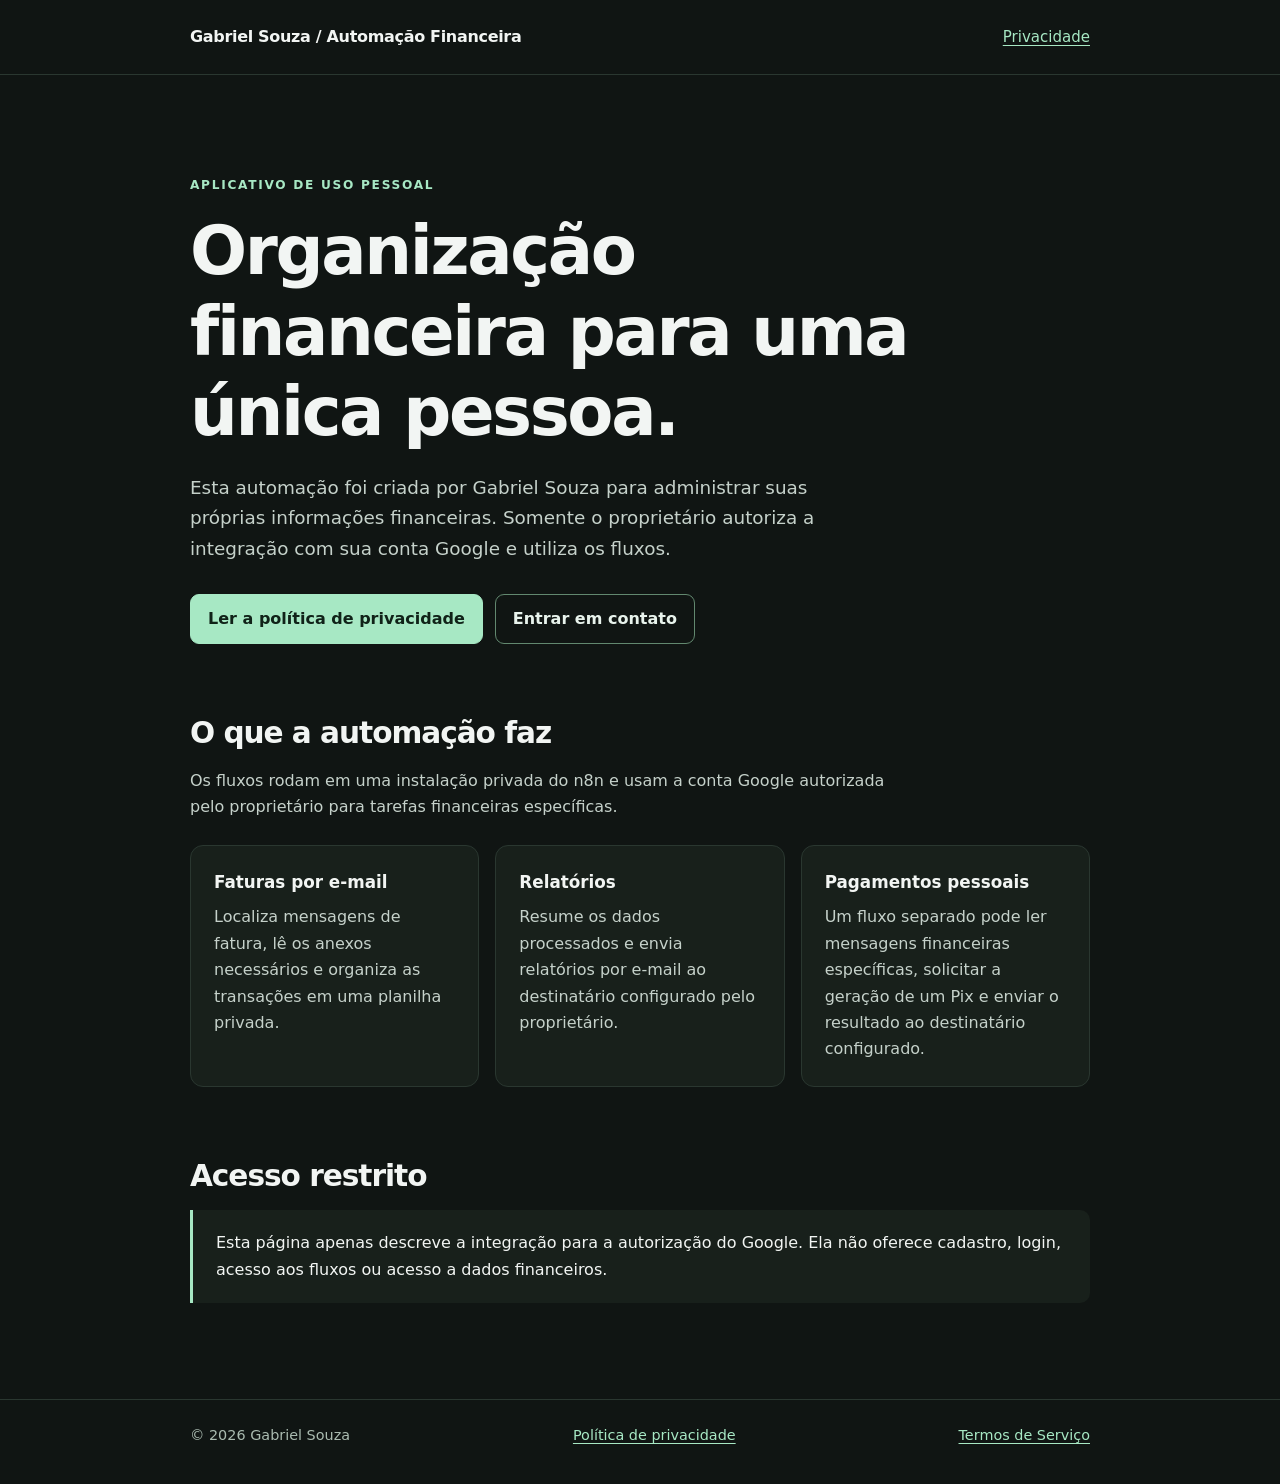
<file: automacao-financeira/index.html>
<!doctype html>
<html lang="pt-BR">
<head>
  <meta charset="utf-8">
  <meta name="viewport" content="width=device-width, initial-scale=1">
  <meta name="robots" content="noindex, nofollow">
  <meta name="description" content="Automação financeira pessoal de Gabriel Souza para organizar faturas, relatórios e pagamentos.">
  <title>Automação Financeira Pessoal — Gabriel Souza</title>
  <link rel="stylesheet" href="/automacao-financeira/style.css">
</head>
<body>
  <header class="site-header">
    <div class="shell header-inner">
      <a class="brand" href="/automacao-financeira/">Gabriel Souza / Automação Financeira</a>
      <a class="header-link" href="/automacao-financeira/privacidade/">Privacidade</a>
    </div>
  </header>

  <main class="shell">
    <div class="eyebrow">Aplicativo de uso pessoal</div>
    <h1>Organização financeira para uma única pessoa.</h1>
    <p class="intro">Esta automação foi criada por Gabriel Souza para administrar suas próprias informações financeiras. Somente o proprietário autoriza a integração com sua conta Google e utiliza os fluxos.</p>
    <div class="actions">
      <a class="button button-primary" href="/automacao-financeira/privacidade/">Ler a política de privacidade</a>
      <a class="button button-secondary" href="mailto:gabrielmarliere2005@gmail.com">Entrar em contato</a>
    </div>

    <section class="section" aria-labelledby="funcionamento">
      <h2 id="funcionamento">O que a automação faz</h2>
      <p>Os fluxos rodam em uma instalação privada do n8n e usam a conta Google autorizada pelo proprietário para tarefas financeiras específicas.</p>
      <div class="grid">
        <div class="card">
          <h3>Faturas por e-mail</h3>
          <p>Localiza mensagens de fatura, lê os anexos necessários e organiza as transações em uma planilha privada.</p>
        </div>
        <div class="card">
          <h3>Relatórios</h3>
          <p>Resume os dados processados e envia relatórios por e-mail ao destinatário configurado pelo proprietário.</p>
        </div>
        <div class="card">
          <h3>Pagamentos pessoais</h3>
          <p>Um fluxo separado pode ler mensagens financeiras específicas, solicitar a geração de um Pix e enviar o resultado ao destinatário configurado.</p>
        </div>
      </div>
    </section>

    <section class="section" aria-labelledby="acesso">
      <h2 id="acesso">Acesso restrito</h2>
      <div class="notice">
        <p>Esta página apenas descreve a integração para a autorização do Google. Ela não oferece cadastro, login, acesso aos fluxos ou acesso a dados financeiros.</p>
      </div>
    </section>
  </main>

  <footer class="site-footer">
    <div class="shell footer-inner">
      <span>© 2026 Gabriel Souza</span>
      <a href="/automacao-financeira/privacidade/">Política de privacidade</a>
      <a href="/automacao-financeira/termos/">Termos de Serviço</a>
    </div>
  </footer>
</body>
</html>
</file>
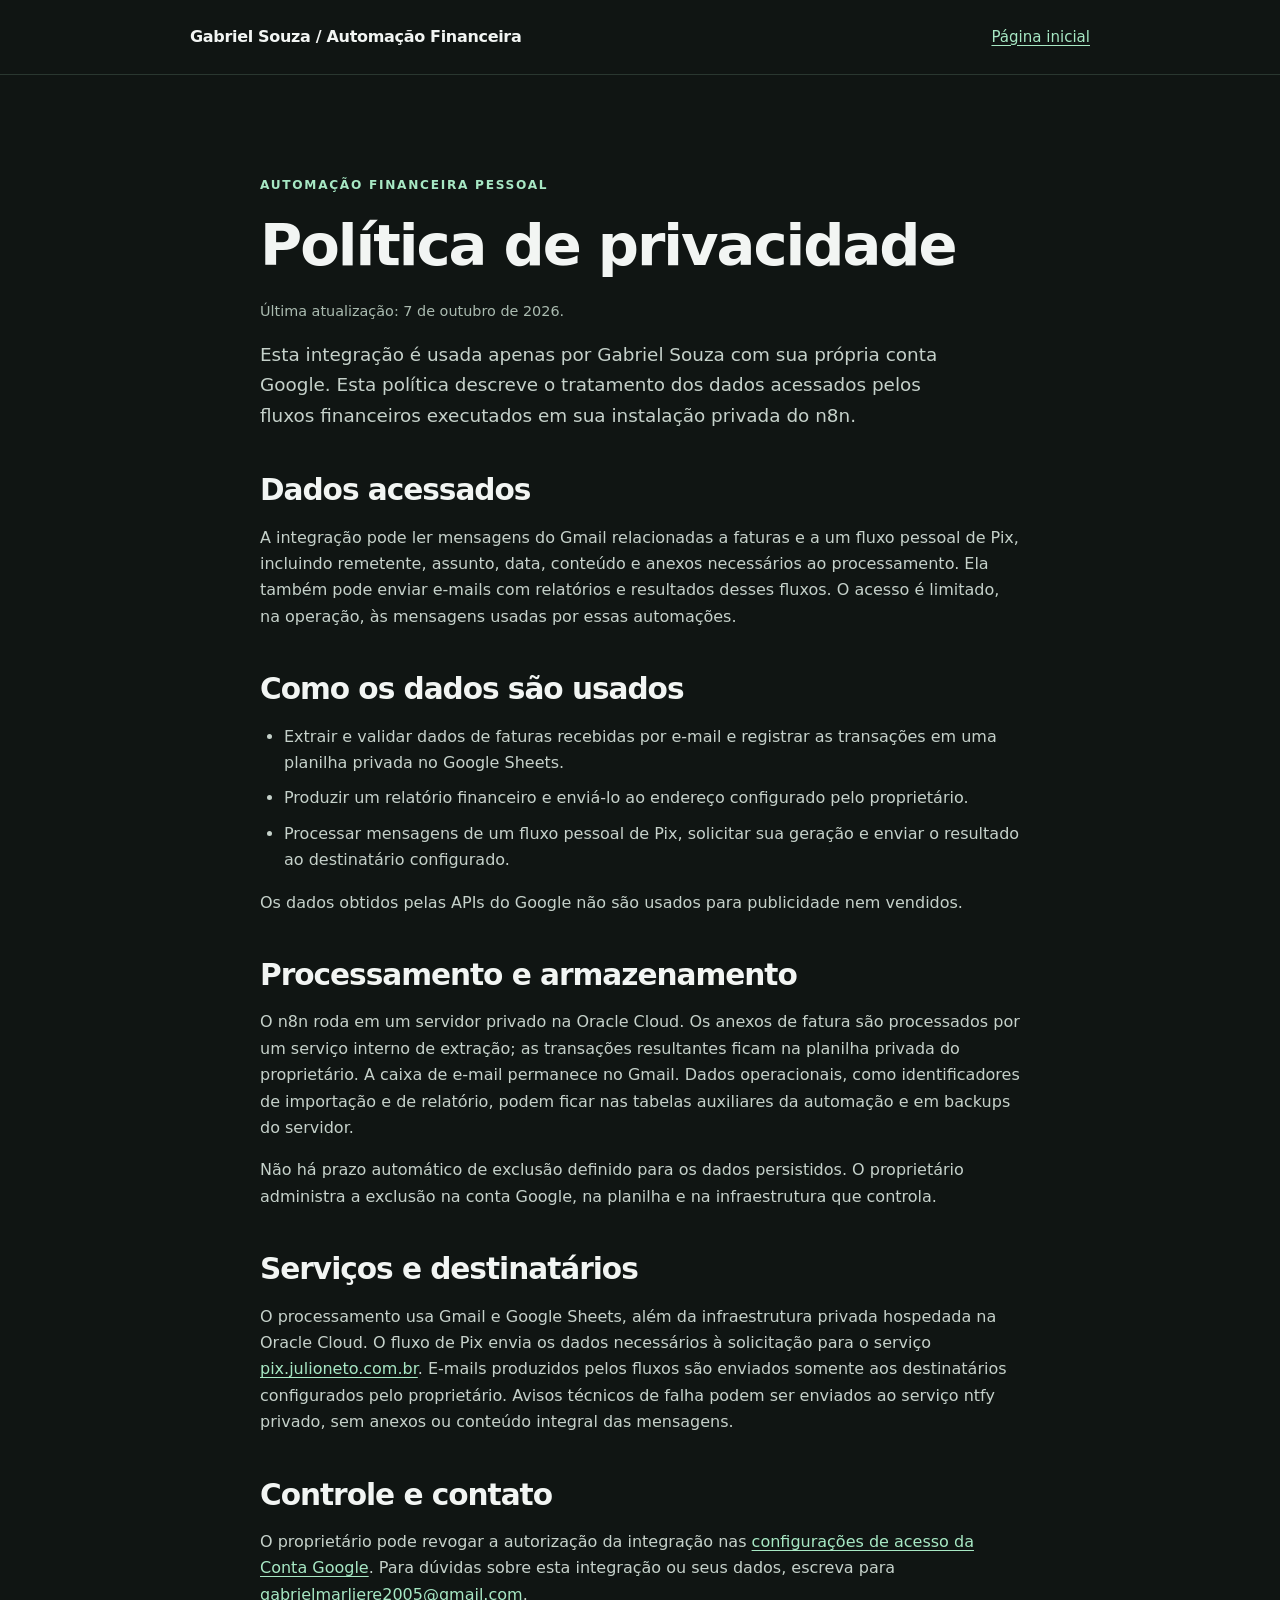
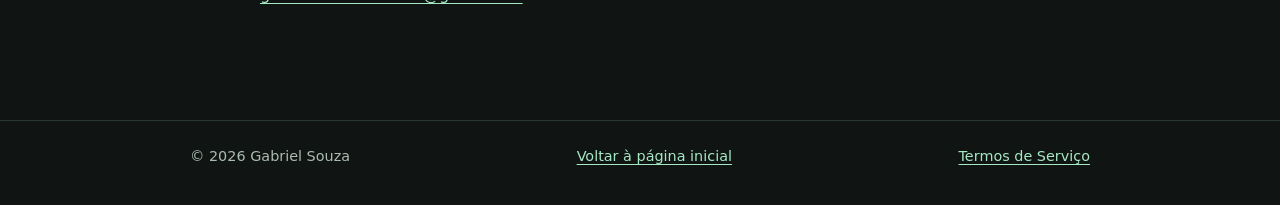
<file: automacao-financeira/privacidade/index.html>
<!doctype html>
<html lang="pt-BR">
<head>
  <meta charset="utf-8">
  <meta name="viewport" content="width=device-width, initial-scale=1">
  <meta name="robots" content="noindex, nofollow">
  <meta name="description" content="Política de privacidade da Automação Financeira Pessoal de Gabriel Souza.">
  <title>Política de privacidade — Automação Financeira Pessoal</title>
  <link rel="stylesheet" href="/automacao-financeira/style.css">
</head>
<body>
  <header class="site-header">
    <div class="shell header-inner">
      <a class="brand" href="/automacao-financeira/">Gabriel Souza / Automação Financeira</a>
      <a class="header-link" href="/automacao-financeira/">Página inicial</a>
    </div>
  </header>

  <main class="shell policy">
    <div class="eyebrow">Automação Financeira Pessoal</div>
    <h1>Política de privacidade</h1>
    <p class="updated">Última atualização: 7 de outubro de 2026.</p>
    <p class="intro">Esta integração é usada apenas por Gabriel Souza com sua própria conta Google. Esta política descreve o tratamento dos dados acessados pelos fluxos financeiros executados em sua instalação privada do n8n.</p>

    <section aria-labelledby="dados">
      <h2 id="dados">Dados acessados</h2>
      <p>A integração pode ler mensagens do Gmail relacionadas a faturas e a um fluxo pessoal de Pix, incluindo remetente, assunto, data, conteúdo e anexos necessários ao processamento. Ela também pode enviar e-mails com relatórios e resultados desses fluxos. O acesso é limitado, na operação, às mensagens usadas por essas automações.</p>
    </section>

    <section aria-labelledby="uso">
      <h2 id="uso">Como os dados são usados</h2>
      <ul>
        <li>Extrair e validar dados de faturas recebidas por e-mail e registrar as transações em uma planilha privada no Google Sheets.</li>
        <li>Produzir um relatório financeiro e enviá-lo ao endereço configurado pelo proprietário.</li>
        <li>Processar mensagens de um fluxo pessoal de Pix, solicitar sua geração e enviar o resultado ao destinatário configurado.</li>
      </ul>
      <p>Os dados obtidos pelas APIs do Google não são usados para publicidade nem vendidos.</p>
    </section>

    <section aria-labelledby="armazenamento">
      <h2 id="armazenamento">Processamento e armazenamento</h2>
      <p>O n8n roda em um servidor privado na Oracle Cloud. Os anexos de fatura são processados por um serviço interno de extração; as transações resultantes ficam na planilha privada do proprietário. A caixa de e-mail permanece no Gmail. Dados operacionais, como identificadores de importação e de relatório, podem ficar nas tabelas auxiliares da automação e em backups do servidor.</p>
      <p>Não há prazo automático de exclusão definido para os dados persistidos. O proprietário administra a exclusão na conta Google, na planilha e na infraestrutura que controla.</p>
    </section>

    <section aria-labelledby="compartilhamento">
      <h2 id="compartilhamento">Serviços e destinatários</h2>
      <p>O processamento usa Gmail e Google Sheets, além da infraestrutura privada hospedada na Oracle Cloud. O fluxo de Pix envia os dados necessários à solicitação para o serviço <a href="https://pix.julioneto.com.br/">pix.julioneto.com.br</a>. E-mails produzidos pelos fluxos são enviados somente aos destinatários configurados pelo proprietário. Avisos técnicos de falha podem ser enviados ao serviço ntfy privado, sem anexos ou conteúdo integral das mensagens.</p>
    </section>

    <section aria-labelledby="controle">
      <h2 id="controle">Controle e contato</h2>
      <p>O proprietário pode revogar a autorização da integração nas <a href="https://myaccount.google.com/permissions">configurações de acesso da Conta Google</a>. Para dúvidas sobre esta integração ou seus dados, escreva para <a href="mailto:gabrielmarliere2005@gmail.com">gabrielmarliere2005@gmail.com</a>.</p>
    </section>
  </main>

  <footer class="site-footer">
    <div class="shell footer-inner">
      <span>© 2026 Gabriel Souza</span>
      <a href="/automacao-financeira/">Voltar à página inicial</a>
      <a href="/automacao-financeira/termos/">Termos de Serviço</a>
    </div>
  </footer>
</body>
</html>
</file>
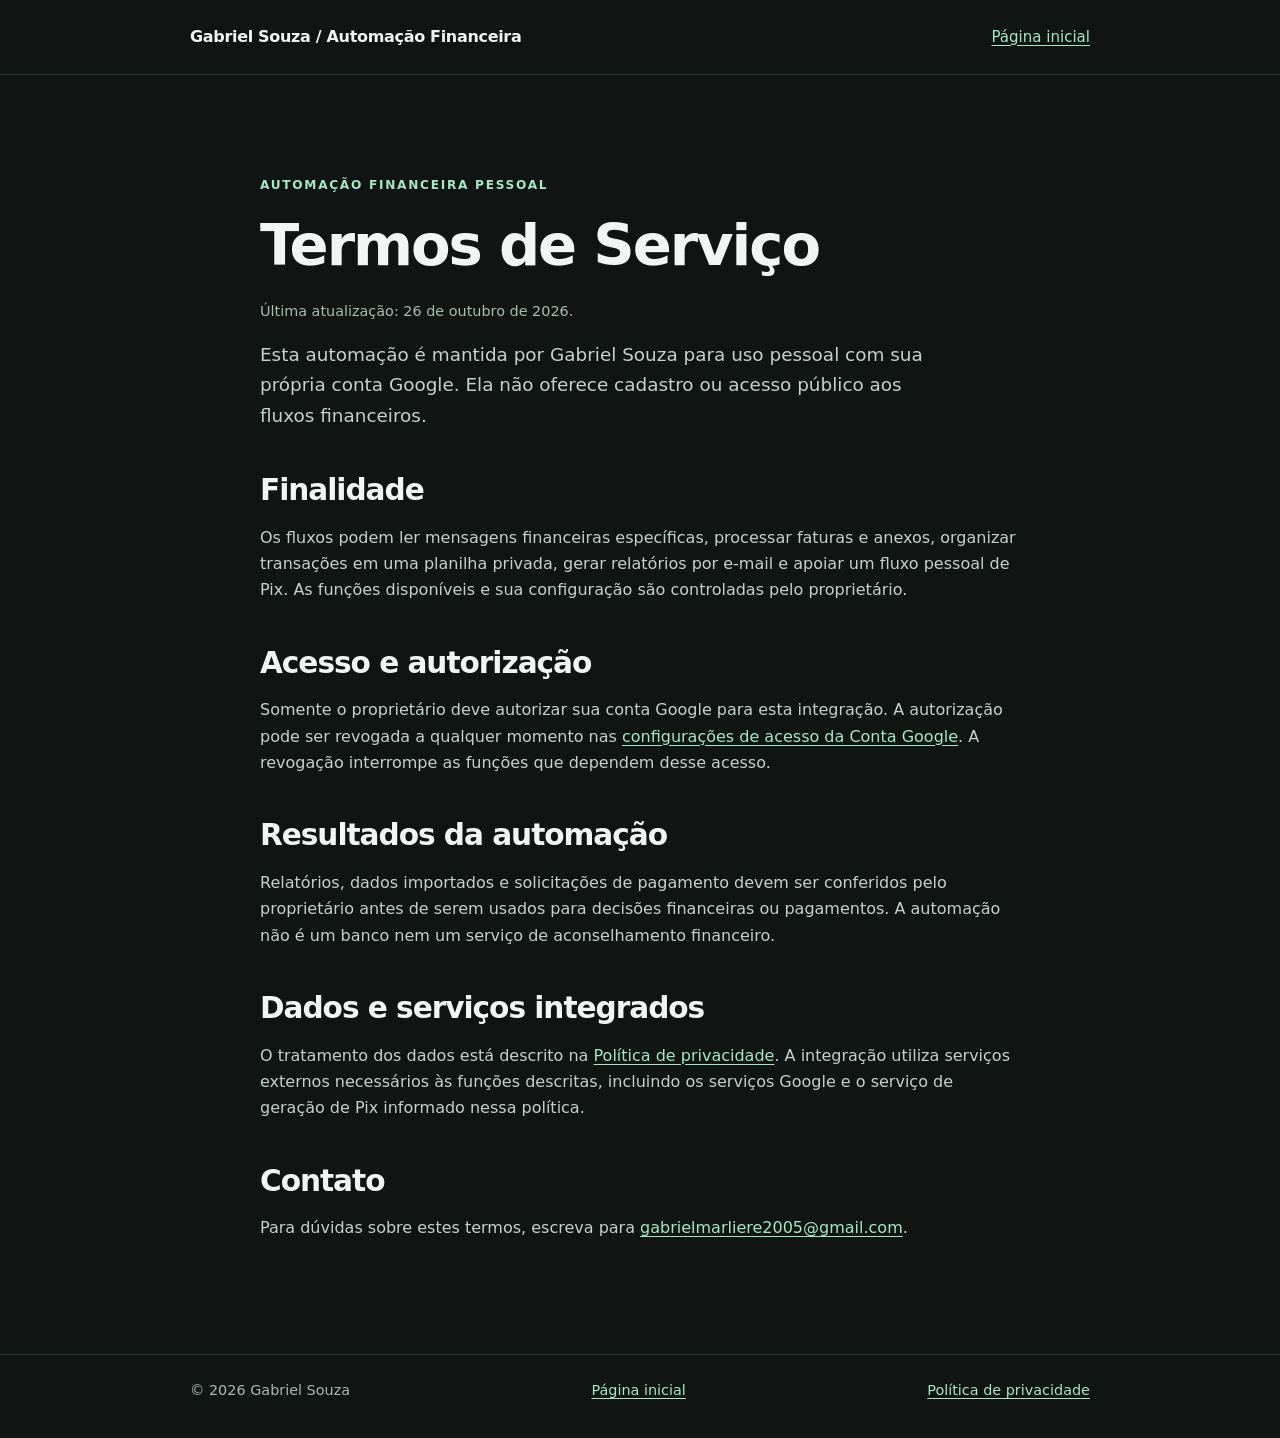
<file: automacao-financeira/termos/index.html>
<!doctype html>
<html lang="pt-BR">
<head>
  <meta charset="utf-8">
  <meta name="viewport" content="width=device-width, initial-scale=1">
  <meta name="robots" content="noindex, nofollow">
  <meta name="description" content="Termos de Serviço da Automação Financeira Pessoal de Gabriel Souza.">
  <title>Termos de Serviço — Automação Financeira Pessoal</title>
  <link rel="stylesheet" href="/automacao-financeira/style.css">
</head>
<body>
  <header class="site-header">
    <div class="shell header-inner">
      <a class="brand" href="/automacao-financeira/">Gabriel Souza / Automação Financeira</a>
      <a class="header-link" href="/automacao-financeira/">Página inicial</a>
    </div>
  </header>

  <main class="shell policy">
    <div class="eyebrow">Automação Financeira Pessoal</div>
    <h1>Termos de Serviço</h1>
    <p class="updated">Última atualização: 26 de outubro de 2026.</p>
    <p class="intro">Esta automação é mantida por Gabriel Souza para uso pessoal com sua própria conta Google. Ela não oferece cadastro ou acesso público aos fluxos financeiros.</p>

    <section aria-labelledby="finalidade">
      <h2 id="finalidade">Finalidade</h2>
      <p>Os fluxos podem ler mensagens financeiras específicas, processar faturas e anexos, organizar transações em uma planilha privada, gerar relatórios por e-mail e apoiar um fluxo pessoal de Pix. As funções disponíveis e sua configuração são controladas pelo proprietário.</p>
    </section>

    <section aria-labelledby="acesso">
      <h2 id="acesso">Acesso e autorização</h2>
      <p>Somente o proprietário deve autorizar sua conta Google para esta integração. A autorização pode ser revogada a qualquer momento nas <a href="https://myaccount.google.com/permissions">configurações de acesso da Conta Google</a>. A revogação interrompe as funções que dependem desse acesso.</p>
    </section>

    <section aria-labelledby="resultados">
      <h2 id="resultados">Resultados da automação</h2>
      <p>Relatórios, dados importados e solicitações de pagamento devem ser conferidos pelo proprietário antes de serem usados para decisões financeiras ou pagamentos. A automação não é um banco nem um serviço de aconselhamento financeiro.</p>
    </section>

    <section aria-labelledby="dados">
      <h2 id="dados">Dados e serviços integrados</h2>
      <p>O tratamento dos dados está descrito na <a href="/automacao-financeira/privacidade/">Política de privacidade</a>. A integração utiliza serviços externos necessários às funções descritas, incluindo os serviços Google e o serviço de geração de Pix informado nessa política.</p>
    </section>

    <section aria-labelledby="contato">
      <h2 id="contato">Contato</h2>
      <p>Para dúvidas sobre estes termos, escreva para <a href="mailto:gabrielmarliere2005@gmail.com">gabrielmarliere2005@gmail.com</a>.</p>
    </section>
  </main>

  <footer class="site-footer">
    <div class="shell footer-inner">
      <span>© 2026 Gabriel Souza</span>
      <a href="/automacao-financeira/">Página inicial</a>
      <a href="/automacao-financeira/privacidade/">Política de privacidade</a>
    </div>
  </footer>
</body>
</html>
</file>
<file: automacao-financeira/style.css>
:root {
  color-scheme: dark;
  font-family: ui-sans-serif, system-ui, -apple-system, BlinkMacSystemFont, "Segoe UI", sans-serif;
  background: #101513;
  color: #f2f5f3;
}

* { box-sizing: border-box; }
html { scroll-behavior: smooth; }
body { margin: 0; line-height: 1.65; }
a { color: #a7e8c4; text-underline-offset: 3px; }
a:hover { color: #d3f7e1; }

.shell { width: min(100% - 40px, 900px); margin-inline: auto; }
.site-header { border-bottom: 1px solid #2a3730; }
.header-inner { display: flex; justify-content: space-between; align-items: center; gap: 20px; min-height: 74px; }
.brand { color: #f2f5f3; font-weight: 700; text-decoration: none; letter-spacing: -.02em; }
.header-link { white-space: nowrap; font-size: .94rem; }

main { padding-block: clamp(54px, 9vw, 100px) 96px; }
.eyebrow { color: #a7e8c4; font-size: .76rem; font-weight: 750; letter-spacing: .14em; text-transform: uppercase; }
h1, h2 { line-height: 1.2; letter-spacing: -.035em; }
h1 { margin: 16px 0 20px; max-width: 760px; font-size: clamp(2.4rem, 7vw, 4.2rem); }
h2 { margin: 0 0 16px; font-size: clamp(1.45rem, 3vw, 1.85rem); }
h3 { margin: 0 0 8px; font-size: 1.05rem; }
p { margin: 0 0 16px; }
.intro { max-width: 690px; color: #c5d1ca; font-size: 1.15rem; }
.actions { display: flex; flex-wrap: wrap; gap: 12px; margin-top: 30px; }
.button { display: inline-flex; align-items: center; padding: 11px 17px; border-radius: 9px; border: 1px solid #62886f; text-decoration: none; font-weight: 650; }
.button-primary { background: #a7e8c4; border-color: #a7e8c4; color: #102218; }
.button-primary:hover { background: #d3f7e1; color: #102218; }
.button-secondary { color: #e8f3ec; }

.section { margin-top: 72px; }
.section > p { max-width: 720px; color: #c5d1ca; }
.grid { display: grid; grid-template-columns: repeat(3, minmax(0, 1fr)); gap: 16px; margin-top: 24px; }
.card { padding: 23px; border: 1px solid #2a3730; border-radius: 13px; background: #18201b; }
.card p { color: #c5d1ca; margin: 0; }
.notice { padding: 20px 23px; border-left: 3px solid #a7e8c4; background: #18201b; border-radius: 0 10px 10px 0; }
.notice p:last-child { margin: 0; }

.policy { max-width: 760px; }
.policy h1 { font-size: clamp(2.35rem, 6vw, 3.6rem); }
.policy section { margin-top: 42px; }
.policy section p, .policy li { color: #c5d1ca; }
.policy ul { padding-left: 24px; }
.policy li + li { margin-top: 9px; }
.updated { color: #aabbb0; font-size: .9rem; }

.site-footer { padding-block: 24px 36px; border-top: 1px solid #2a3730; color: #aabbb0; font-size: .9rem; }
.footer-inner { display: flex; justify-content: space-between; gap: 20px; flex-wrap: wrap; }

@media (max-width: 700px) {
  .grid { grid-template-columns: 1fr; }
  .header-inner { min-height: 68px; }
}
</file>
